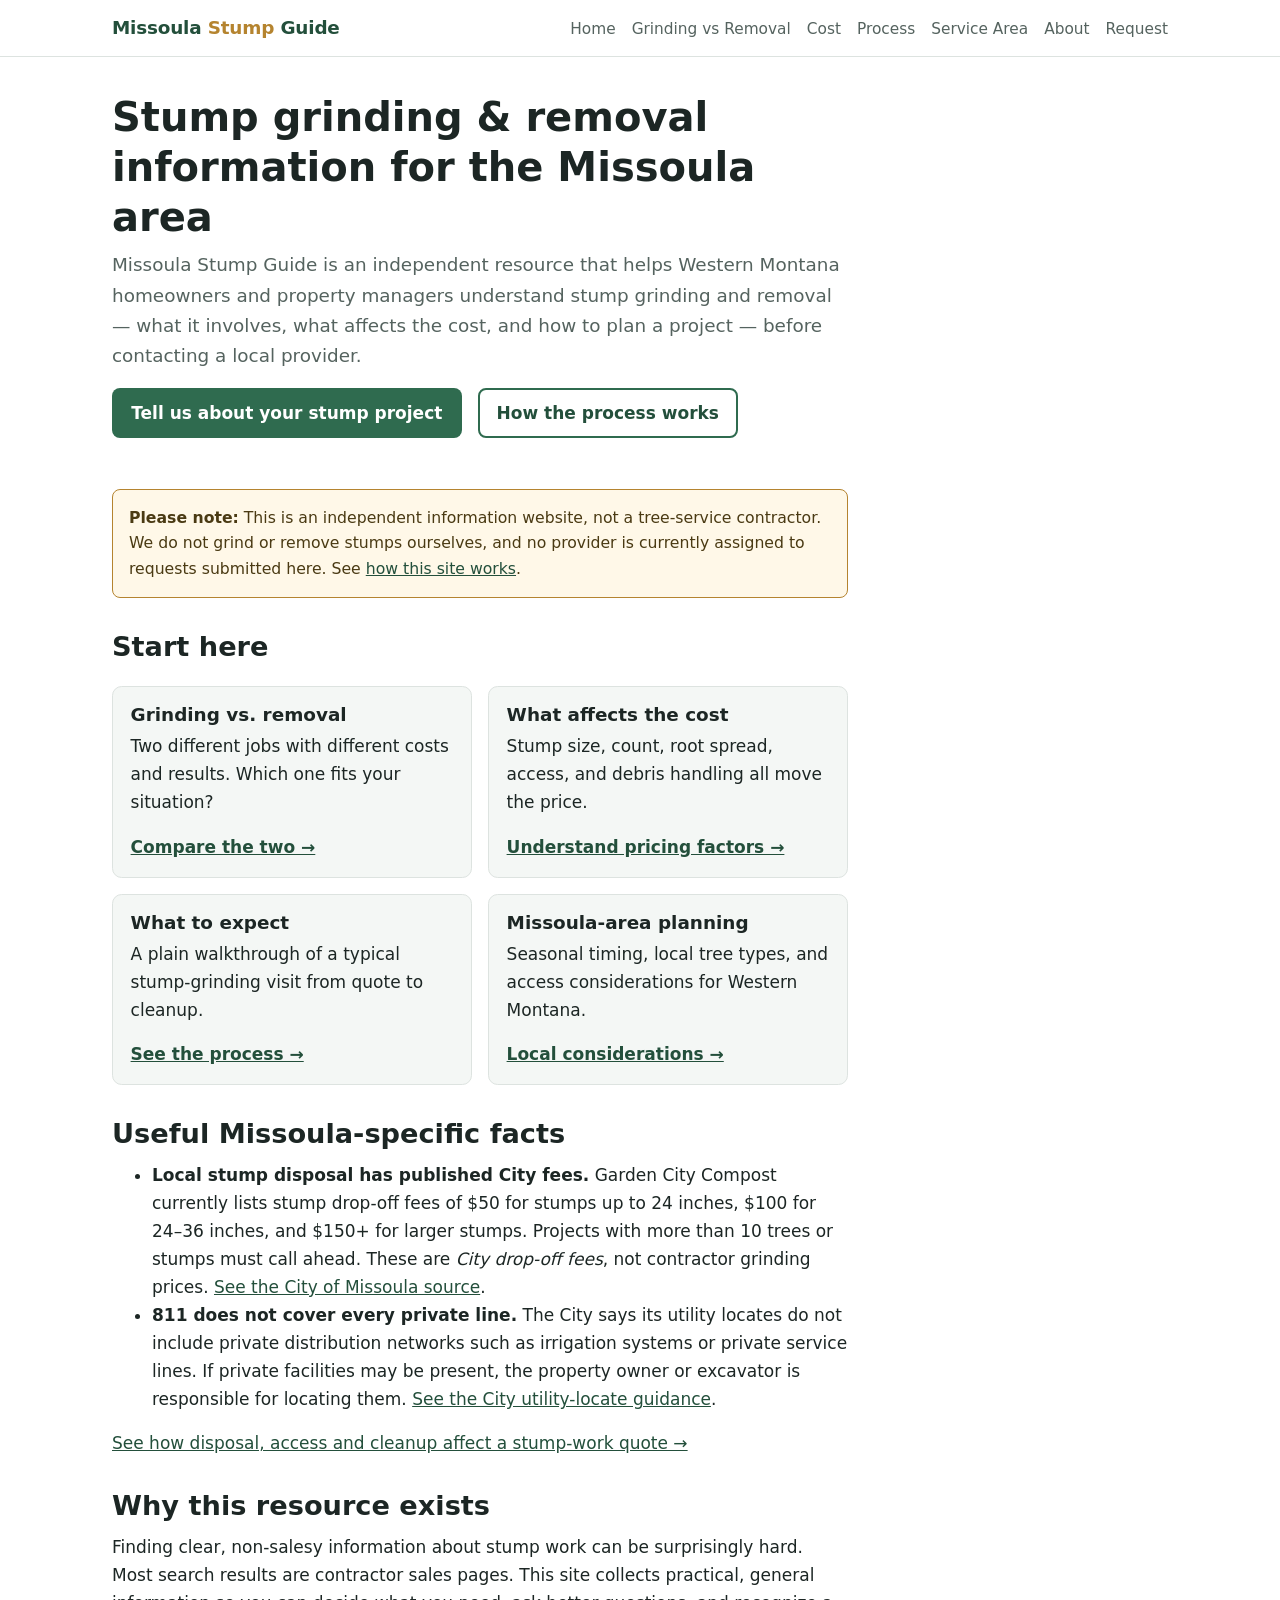
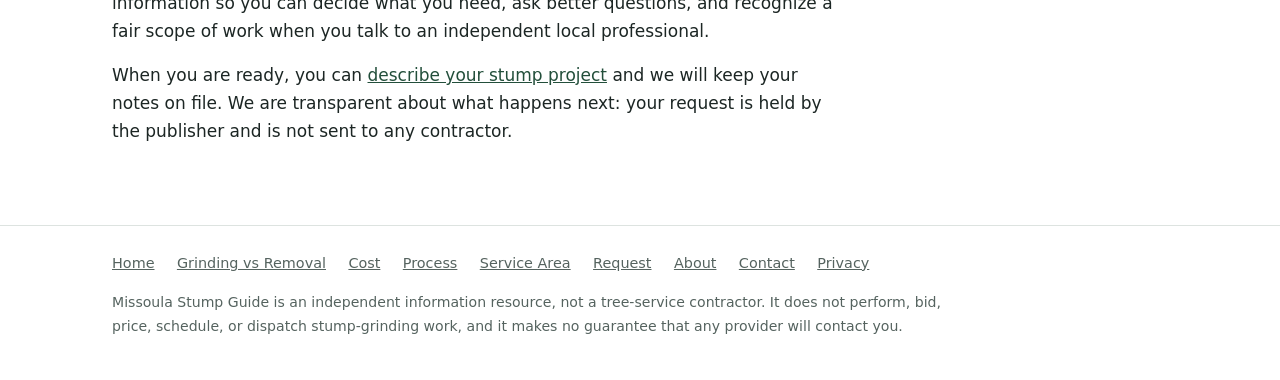
<file: index.html>
<!DOCTYPE html>
<html lang="en">
<head>
<meta charset="utf-8">
<meta name="viewport" content="width=device-width, initial-scale=1">
<title>Missoula Stump Guide — Stump Grinding &amp; Removal Information for the Missoula Area</title>
<meta name="description" content="An independent information resource on stump grinding and stump removal for homeowners and property managers in the Missoula, Montana area. Learn costs, process, and how to plan your project.">
<link rel="canonical" href="https://missoulastumpgrinding.com/">
<meta property="og:title" content="Missoula Stump Guide">
<meta property="og:description" content="Independent stump grinding &amp; removal information for the Missoula, Montana area.">
<meta property="og:type" content="website">
<meta property="og:url" content="https://missoulastumpgrinding.com/">
<meta name="robots" content="index, follow">
<link rel="stylesheet" href="./assets/styles.css">
<script type="application/ld+json">
{
  "@context": "https://schema.org",
  "@graph": [
    {
      "@type": "Organization",
      "@id": "https://missoulastumpgrinding.com/#publisher",
      "name": "Missoula Stump Guide",
      "url": "https://missoulastumpgrinding.com/",
      "description": "Independent information resource about stump grinding and stump removal for the Missoula, Montana area. Not a tree-service contractor."
    },
    {
      "@type": "WebSite",
      "@id": "https://missoulastumpgrinding.com/#website",
      "url": "https://missoulastumpgrinding.com/",
      "name": "Missoula Stump Guide",
      "publisher": { "@id": "https://missoulastumpgrinding.com/#publisher" }
    }
  ]
}
</script>
</head>
<body>
<a class="skip-link" href="#main">Skip to main content</a>
<header class="site">
  <div class="wrap">
    <a class="brand" href="./index.html">Missoula <span>Stump</span> Guide</a>
    <nav class="primary" aria-label="Primary">
      <ul>
        <li><a href="./index.html">Home</a></li>
        <li><a href="./stump-grinding-vs-stump-removal.html">Grinding vs Removal</a></li>
        <li><a href="./stump-grinding-cost.html">Cost</a></li>
        <li><a href="./what-to-expect.html">Process</a></li>
        <li><a href="./missoula-service-area.html">Service Area</a></li>
        <li><a href="./about.html">About</a></li>
        <li><a href="./request.html">Request</a></li>
      </ul>
    </nav>
  </div>
</header>

<main id="main">
  <div class="wrap">
    <section class="hero">
      <h1>Stump grinding &amp; removal information for the Missoula area</h1>
      <p class="lead">Missoula Stump Guide is an independent resource that helps Western Montana homeowners and property managers understand stump grinding and removal — what it involves, what affects the cost, and how to plan a project — before contacting a local provider.</p>
      <p><a class="cta" href="./request.html">Tell us about your stump project</a>
         &nbsp; <a class="cta secondary" href="./what-to-expect.html">How the process works</a></p>
    </section>

    <section>
      <div class="notice">
        <strong>Please note:</strong> This is an independent information website, not a tree-service
        contractor. We do not grind or remove stumps ourselves, and no provider is currently assigned to
        requests submitted here. See <a href="./about.html">how this site works</a>.
      </div>
    </section>

    <section>
      <h2>Start here</h2>
      <div class="cards">
        <div class="card">
          <h3>Grinding vs. removal</h3>
          <p>Two different jobs with different costs and results. Which one fits your situation?</p>
          <a href="./stump-grinding-vs-stump-removal.html">Compare the two &rarr;</a>
        </div>
        <div class="card">
          <h3>What affects the cost</h3>
          <p>Stump size, count, root spread, access, and debris handling all move the price.</p>
          <a href="./stump-grinding-cost.html">Understand pricing factors &rarr;</a>
        </div>
        <div class="card">
          <h3>What to expect</h3>
          <p>A plain walkthrough of a typical stump-grinding visit from quote to cleanup.</p>
          <a href="./what-to-expect.html">See the process &rarr;</a>
        </div>
        <div class="card">
          <h3>Missoula-area planning</h3>
          <p>Seasonal timing, local tree types, and access considerations for Western Montana.</p>
          <a href="./missoula-service-area.html">Local considerations &rarr;</a>
        </div>
      </div>
    </section>

    <section>
      <h2>Useful Missoula-specific facts</h2>
      <ul>
        <li><strong>Local stump disposal has published City fees.</strong> Garden City Compost currently lists stump drop-off fees of $50 for stumps up to 24 inches, $100 for 24–36 inches, and $150+ for larger stumps. Projects with more than 10 trees or stumps must call ahead. These are <em>City drop-off fees</em>, not contractor grinding prices. <a href="https://www.ci.missoula.mt.us/2714/Drop-off-Information">See the City of Missoula source</a>.</li>
        <li><strong>811 does not cover every private line.</strong> The City says its utility locates do not include private distribution networks such as irrigation systems or private service lines. If private facilities may be present, the property owner or excavator is responsible for locating them. <a href="https://www.ci.missoula.mt.us/2620/Utility-Locates">See the City utility-locate guidance</a>.</li>
      </ul>
      <p><a href="./stump-grinding-cost.html">See how disposal, access and cleanup affect a stump-work quote →</a></p>
    </section>

    <section>
      <h2>Why this resource exists</h2>
      <p>Finding clear, non-salesy information about stump work can be surprisingly hard. Most search
      results are contractor sales pages. This site collects practical, general information so you can
      decide what you need, ask better questions, and recognize a fair scope of work when you talk to an
      independent local professional.</p>
      <p>When you are ready, you can <a href="./request.html">describe your stump project</a> and we will
      keep your notes on file. We are transparent about what happens next: your request is held by the
      publisher and is not sent to any contractor.</p>
    </section>
  </div>
</main>

<footer class="site">
  <div class="wrap">
    <a href="./index.html">Home</a>
    <a href="./stump-grinding-vs-stump-removal.html">Grinding vs Removal</a>
    <a href="./stump-grinding-cost.html">Cost</a>
    <a href="./what-to-expect.html">Process</a>
    <a href="./missoula-service-area.html">Service Area</a>
    <a href="./request.html">Request</a>
    <a href="./about.html">About</a>
    <a href="./contact.html">Contact</a>
    <a href="./privacy.html">Privacy</a>
    <p class="disclaim small">Missoula Stump Guide is an independent information resource, not a
      tree-service contractor. It does not perform, bid, price, schedule, or dispatch stump-grinding work,
      and it makes no guarantee that any provider will contact you.</p>
  </div>
</footer>
</body>
</html>
</file>
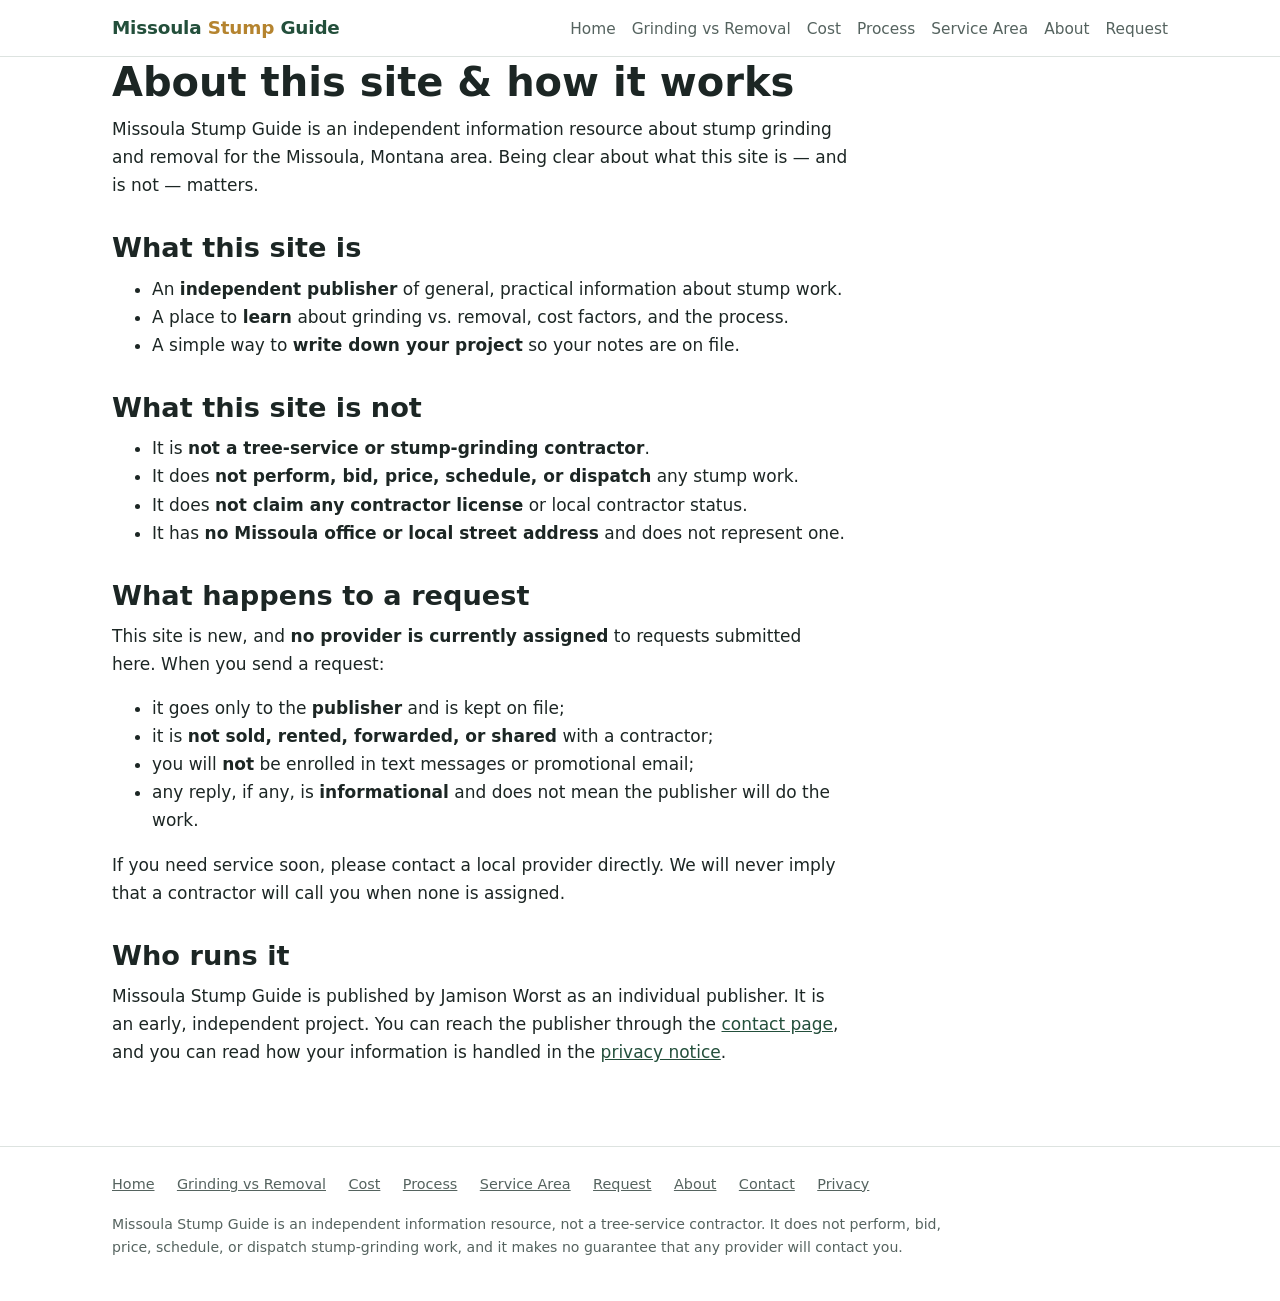
<file: about.html>
<!DOCTYPE html>
<html lang="en">
<head>
<meta charset="utf-8">
<meta name="viewport" content="width=device-width, initial-scale=1">
<title>About &amp; How This Site Works | Missoula Stump Guide</title>
<meta name="description" content="Missoula Stump Guide is an independent information resource, not a tree-service contractor. Here's who runs it, what it does and doesn't do, and how submitted requests are handled.">
<link rel="canonical" href="https://missoulastumpgrinding.com/about.html">
<meta property="og:title" content="About &amp; How This Site Works">
<meta property="og:description" content="Who runs Missoula Stump Guide and how it works.">
<meta property="og:type" content="website">
<meta property="og:url" content="https://missoulastumpgrinding.com/about.html">
<meta name="robots" content="index, follow">
<link rel="stylesheet" href="./assets/styles.css">
</head>
<body>
<a class="skip-link" href="#main">Skip to main content</a>
<header class="site">
  <div class="wrap">
    <a class="brand" href="./index.html">Missoula <span>Stump</span> Guide</a>
    <nav class="primary" aria-label="Primary">
      <ul>
        <li><a href="./index.html">Home</a></li>
        <li><a href="./stump-grinding-vs-stump-removal.html">Grinding vs Removal</a></li>
        <li><a href="./stump-grinding-cost.html">Cost</a></li>
        <li><a href="./what-to-expect.html">Process</a></li>
        <li><a href="./missoula-service-area.html">Service Area</a></li>
        <li><a href="./about.html">About</a></li>
        <li><a href="./request.html">Request</a></li>
      </ul>
    </nav>
  </div>
</header>

<main id="main">
  <div class="wrap">
    <section>
      <h1>About this site &amp; how it works</h1>
      <p class="lead">Missoula Stump Guide is an independent information resource about stump grinding and
      removal for the Missoula, Montana area. Being clear about what this site is — and is not — matters.</p>
    </section>

    <section>
      <h2>What this site is</h2>
      <ul>
        <li>An <strong>independent publisher</strong> of general, practical information about stump work.</li>
        <li>A place to <strong>learn</strong> about grinding vs. removal, cost factors, and the process.</li>
        <li>A simple way to <strong>write down your project</strong> so your notes are on file.</li>
      </ul>

      <h2>What this site is not</h2>
      <ul>
        <li>It is <strong>not a tree-service or stump-grinding contractor</strong>.</li>
        <li>It does <strong>not perform, bid, price, schedule, or dispatch</strong> any stump work.</li>
        <li>It does <strong>not claim any contractor license</strong> or local contractor status.</li>
        <li>It has <strong>no Missoula office or local street address</strong> and does not represent one.</li>
      </ul>
    </section>

    <section>
      <h2>What happens to a request</h2>
      <p>This site is new, and <strong>no provider is currently assigned</strong> to requests submitted
      here. When you send a request:</p>
      <ul>
        <li>it goes only to the <strong>publisher</strong> and is kept on file;</li>
        <li>it is <strong>not sold, rented, forwarded, or shared</strong> with a contractor;</li>
        <li>you will <strong>not</strong> be enrolled in text messages or promotional email;</li>
        <li>any reply, if any, is <strong>informational</strong> and does not mean the publisher will do the work.</li>
      </ul>
      <p>If you need service soon, please contact a local provider directly. We will never imply that a
      contractor will call you when none is assigned.</p>
    </section>

    <section>
      <h2>Who runs it</h2>
      <p>Missoula Stump Guide is published by Jamison Worst as an individual publisher. It is an early,
      independent project. You can reach the publisher through the <a href="./contact.html">contact
      page</a>, and you can read how your information is handled in the <a href="./privacy.html">privacy
      notice</a>.</p>
    </section>
  </div>
</main>

<footer class="site">
  <div class="wrap">
    <a href="./index.html">Home</a>
    <a href="./stump-grinding-vs-stump-removal.html">Grinding vs Removal</a>
    <a href="./stump-grinding-cost.html">Cost</a>
    <a href="./what-to-expect.html">Process</a>
    <a href="./missoula-service-area.html">Service Area</a>
    <a href="./request.html">Request</a>
    <a href="./about.html">About</a>
    <a href="./contact.html">Contact</a>
    <a href="./privacy.html">Privacy</a>
    <p class="disclaim small">Missoula Stump Guide is an independent information resource, not a
      tree-service contractor. It does not perform, bid, price, schedule, or dispatch stump-grinding work,
      and it makes no guarantee that any provider will contact you.</p>
  </div>
</footer>
</body>
</html>
</file>
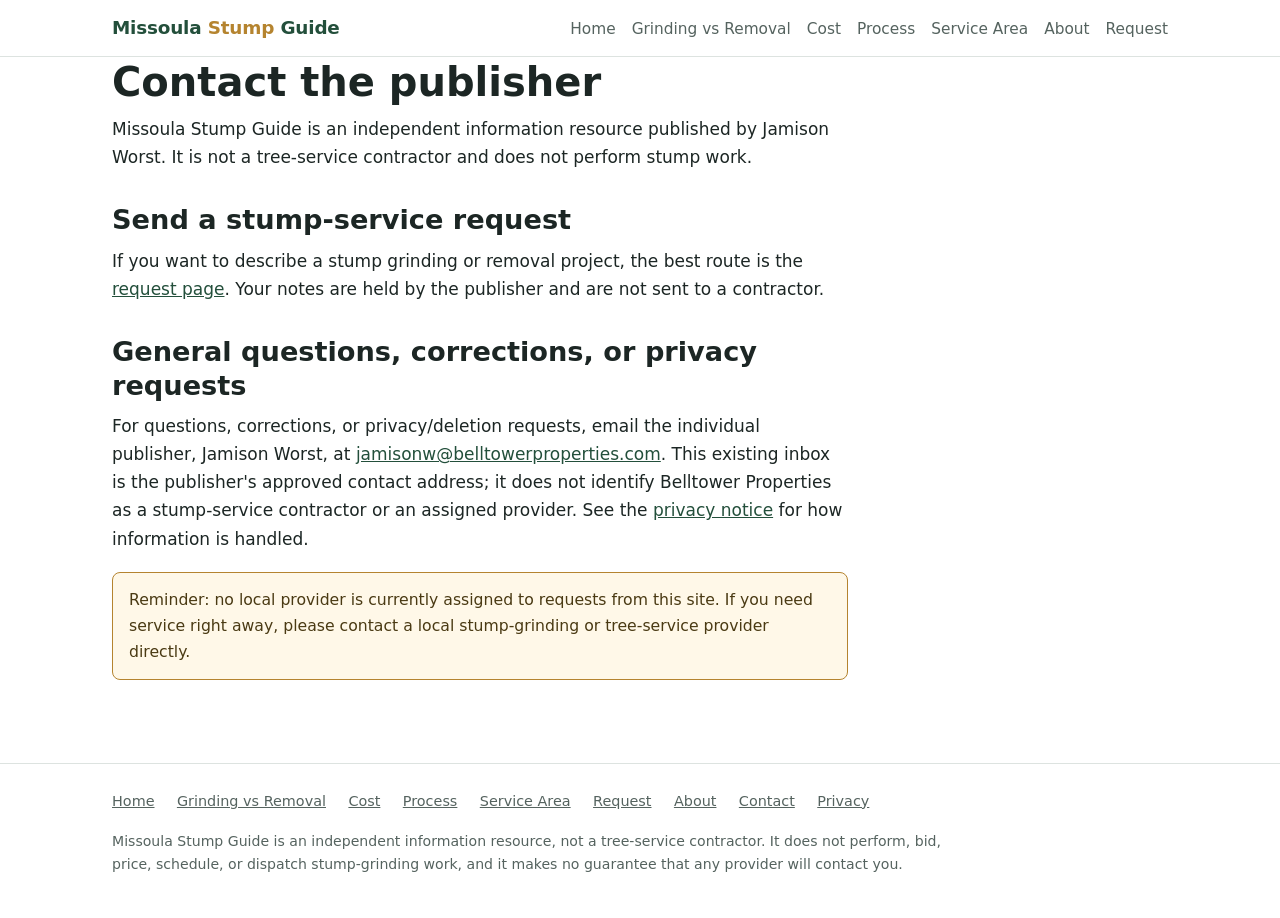
<file: contact.html>
<!DOCTYPE html>
<html lang="en">
<head>
<meta charset="utf-8">
<meta name="viewport" content="width=device-width, initial-scale=1">
<title>Contact the Publisher | Missoula Stump Guide</title>
<meta name="description" content="Contact the publisher of Missoula Stump Guide. This is an independent information resource, not a tree-service contractor.">
<link rel="canonical" href="https://missoulastumpgrinding.com/contact.html">
<meta name="robots" content="index, follow">
<link rel="stylesheet" href="./assets/styles.css">
</head>
<body>
<a class="skip-link" href="#main">Skip to main content</a>
<header class="site">
  <div class="wrap">
    <a class="brand" href="./index.html">Missoula <span>Stump</span> Guide</a>
    <nav class="primary" aria-label="Primary">
      <ul>
        <li><a href="./index.html">Home</a></li>
        <li><a href="./stump-grinding-vs-stump-removal.html">Grinding vs Removal</a></li>
        <li><a href="./stump-grinding-cost.html">Cost</a></li>
        <li><a href="./what-to-expect.html">Process</a></li>
        <li><a href="./missoula-service-area.html">Service Area</a></li>
        <li><a href="./about.html">About</a></li>
        <li><a href="./request.html">Request</a></li>
      </ul>
    </nav>
  </div>
</header>

<main id="main">
  <div class="wrap">
    <section>
      <h1>Contact the publisher</h1>
      <p class="lead">Missoula Stump Guide is an independent information resource published by Jamison
      Worst. It is not a tree-service contractor and does not perform stump work.</p>

      <h2>Send a stump-service request</h2>
      <p>If you want to describe a stump grinding or removal project, the best route is the
      <a href="./request.html">request page</a>. Your notes are held by the publisher and are not sent to a
      contractor.</p>

      <h2>General questions, corrections, or privacy requests</h2>
      <p>For questions, corrections, or privacy/deletion requests, email the individual publisher,
      Jamison Worst, at <a href="mailto:jamisonw@belltowerproperties.com">jamisonw@belltowerproperties.com</a>.
      This existing inbox is the publisher's approved contact address; it does not identify Belltower
      Properties as a stump-service contractor or an assigned provider. See the
      <a href="./privacy.html">privacy notice</a> for how information is handled.</p>

      <div class="notice" role="note">
        Reminder: no local provider is currently assigned to requests from this site. If you need service
        right away, please contact a local stump-grinding or tree-service provider directly.
      </div>
    </section>
  </div>
</main>

<footer class="site">
  <div class="wrap">
    <a href="./index.html">Home</a>
    <a href="./stump-grinding-vs-stump-removal.html">Grinding vs Removal</a>
    <a href="./stump-grinding-cost.html">Cost</a>
    <a href="./what-to-expect.html">Process</a>
    <a href="./missoula-service-area.html">Service Area</a>
    <a href="./request.html">Request</a>
    <a href="./about.html">About</a>
    <a href="./contact.html">Contact</a>
    <a href="./privacy.html">Privacy</a>
    <p class="disclaim small">Missoula Stump Guide is an independent information resource, not a
      tree-service contractor. It does not perform, bid, price, schedule, or dispatch stump-grinding work,
      and it makes no guarantee that any provider will contact you.</p>
  </div>
</footer>
</body>
</html>
</file>
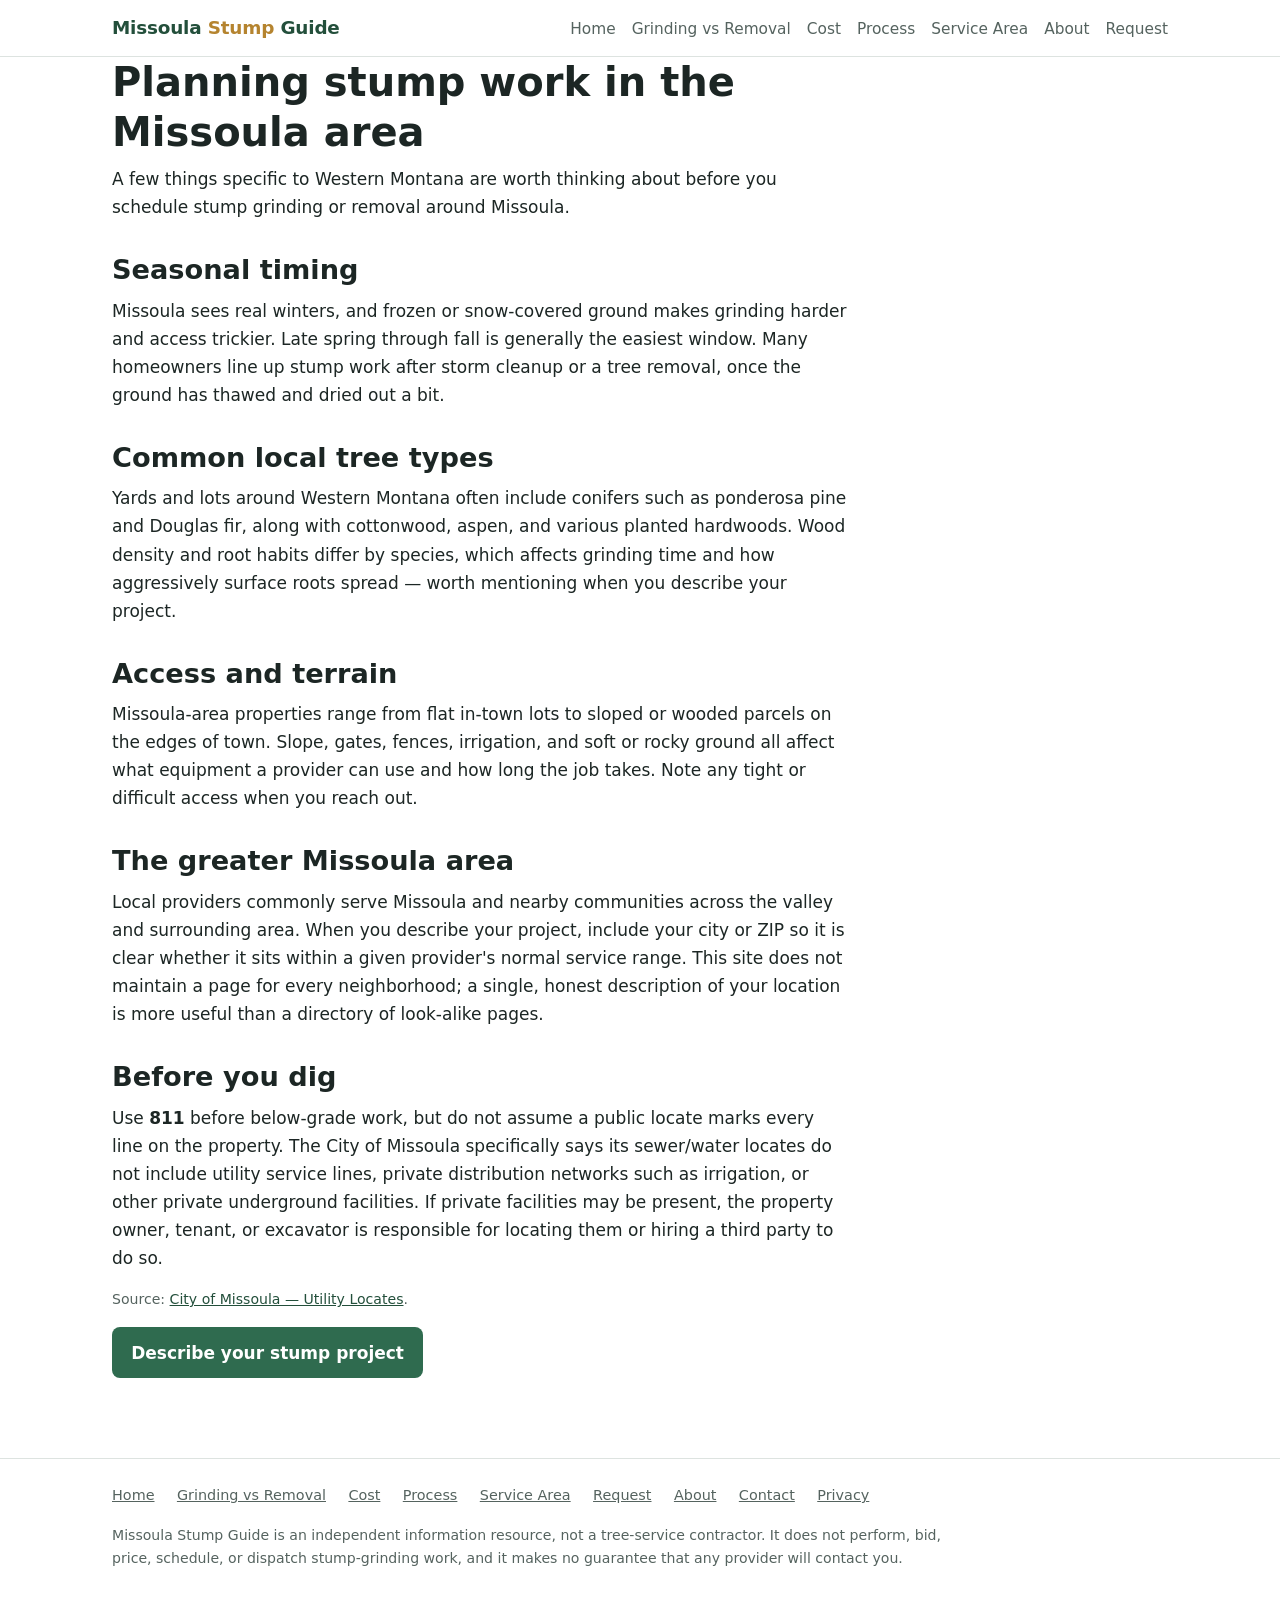
<file: missoula-service-area.html>
<!DOCTYPE html>
<html lang="en">
<head>
<meta charset="utf-8">
<meta name="viewport" content="width=device-width, initial-scale=1">
<title>Stump Grinding in the Missoula Area — Local Planning Notes | Missoula Stump Guide</title>
<meta name="description" content="Planning stump grinding or removal around Missoula, Montana: seasonal timing, common Western Montana tree types, access, and how the greater Missoula area is covered by local providers.">
<link rel="canonical" href="https://missoulastumpgrinding.com/missoula-service-area.html">
<meta property="og:title" content="Stump Grinding in the Missoula Area">
<meta property="og:description" content="Local planning notes for stump work in and around Missoula, Montana.">
<meta property="og:type" content="article">
<meta property="og:url" content="https://missoulastumpgrinding.com/missoula-service-area.html">
<meta name="robots" content="index, follow">
<link rel="stylesheet" href="./assets/styles.css">
</head>
<body>
<a class="skip-link" href="#main">Skip to main content</a>
<header class="site">
  <div class="wrap">
    <a class="brand" href="./index.html">Missoula <span>Stump</span> Guide</a>
    <nav class="primary" aria-label="Primary">
      <ul>
        <li><a href="./index.html">Home</a></li>
        <li><a href="./stump-grinding-vs-stump-removal.html">Grinding vs Removal</a></li>
        <li><a href="./stump-grinding-cost.html">Cost</a></li>
        <li><a href="./what-to-expect.html">Process</a></li>
        <li><a href="./missoula-service-area.html">Service Area</a></li>
        <li><a href="./about.html">About</a></li>
        <li><a href="./request.html">Request</a></li>
      </ul>
    </nav>
  </div>
</header>

<main id="main">
  <div class="wrap">
    <section>
      <h1>Planning stump work in the Missoula area</h1>
      <p class="lead">A few things specific to Western Montana are worth thinking about before you schedule
      stump grinding or removal around Missoula.</p>
    </section>

    <section>
      <h2>Seasonal timing</h2>
      <p>Missoula sees real winters, and frozen or snow-covered ground makes grinding harder and access
      trickier. Late spring through fall is generally the easiest window. Many homeowners line up stump
      work after storm cleanup or a tree removal, once the ground has thawed and dried out a bit.</p>
    </section>

    <section>
      <h2>Common local tree types</h2>
      <p>Yards and lots around Western Montana often include conifers such as ponderosa pine and Douglas
      fir, along with cottonwood, aspen, and various planted hardwoods. Wood density and root habits differ
      by species, which affects grinding time and how aggressively surface roots spread — worth mentioning
      when you describe your project.</p>
    </section>

    <section>
      <h2>Access and terrain</h2>
      <p>Missoula-area properties range from flat in-town lots to sloped or wooded parcels on the edges of
      town. Slope, gates, fences, irrigation, and soft or rocky ground all affect what equipment a provider
      can use and how long the job takes. Note any tight or difficult access when you reach out.</p>
    </section>

    <section>
      <h2>The greater Missoula area</h2>
      <p>Local providers commonly serve Missoula and nearby communities across the valley and surrounding
      area. When you describe your project, include your city or ZIP so it is clear whether it sits within a
      given provider's normal service range. This site does not maintain a page for every neighborhood; a
      single, honest description of your location is more useful than a directory of look-alike pages.</p>
    </section>

    <section>
      <h2>Before you dig</h2>
      <p>Use <strong>811</strong> before below-grade work, but do not assume a public locate marks every line on
      the property. The City of Missoula specifically says its sewer/water locates do not include utility
      service lines, private distribution networks such as irrigation, or other private underground facilities.
      If private facilities may be present, the property owner, tenant, or excavator is responsible for locating
      them or hiring a third party to do so.</p>
      <p class="small">Source: <a href="https://www.ci.missoula.mt.us/2620/Utility-Locates">City of Missoula — Utility Locates</a>.</p>
      <p><a class="cta" href="./request.html">Describe your stump project</a></p>
    </section>
  </div>
</main>

<footer class="site">
  <div class="wrap">
    <a href="./index.html">Home</a>
    <a href="./stump-grinding-vs-stump-removal.html">Grinding vs Removal</a>
    <a href="./stump-grinding-cost.html">Cost</a>
    <a href="./what-to-expect.html">Process</a>
    <a href="./missoula-service-area.html">Service Area</a>
    <a href="./request.html">Request</a>
    <a href="./about.html">About</a>
    <a href="./contact.html">Contact</a>
    <a href="./privacy.html">Privacy</a>
    <p class="disclaim small">Missoula Stump Guide is an independent information resource, not a
      tree-service contractor. It does not perform, bid, price, schedule, or dispatch stump-grinding work,
      and it makes no guarantee that any provider will contact you.</p>
  </div>
</footer>
</body>
</html>
</file>
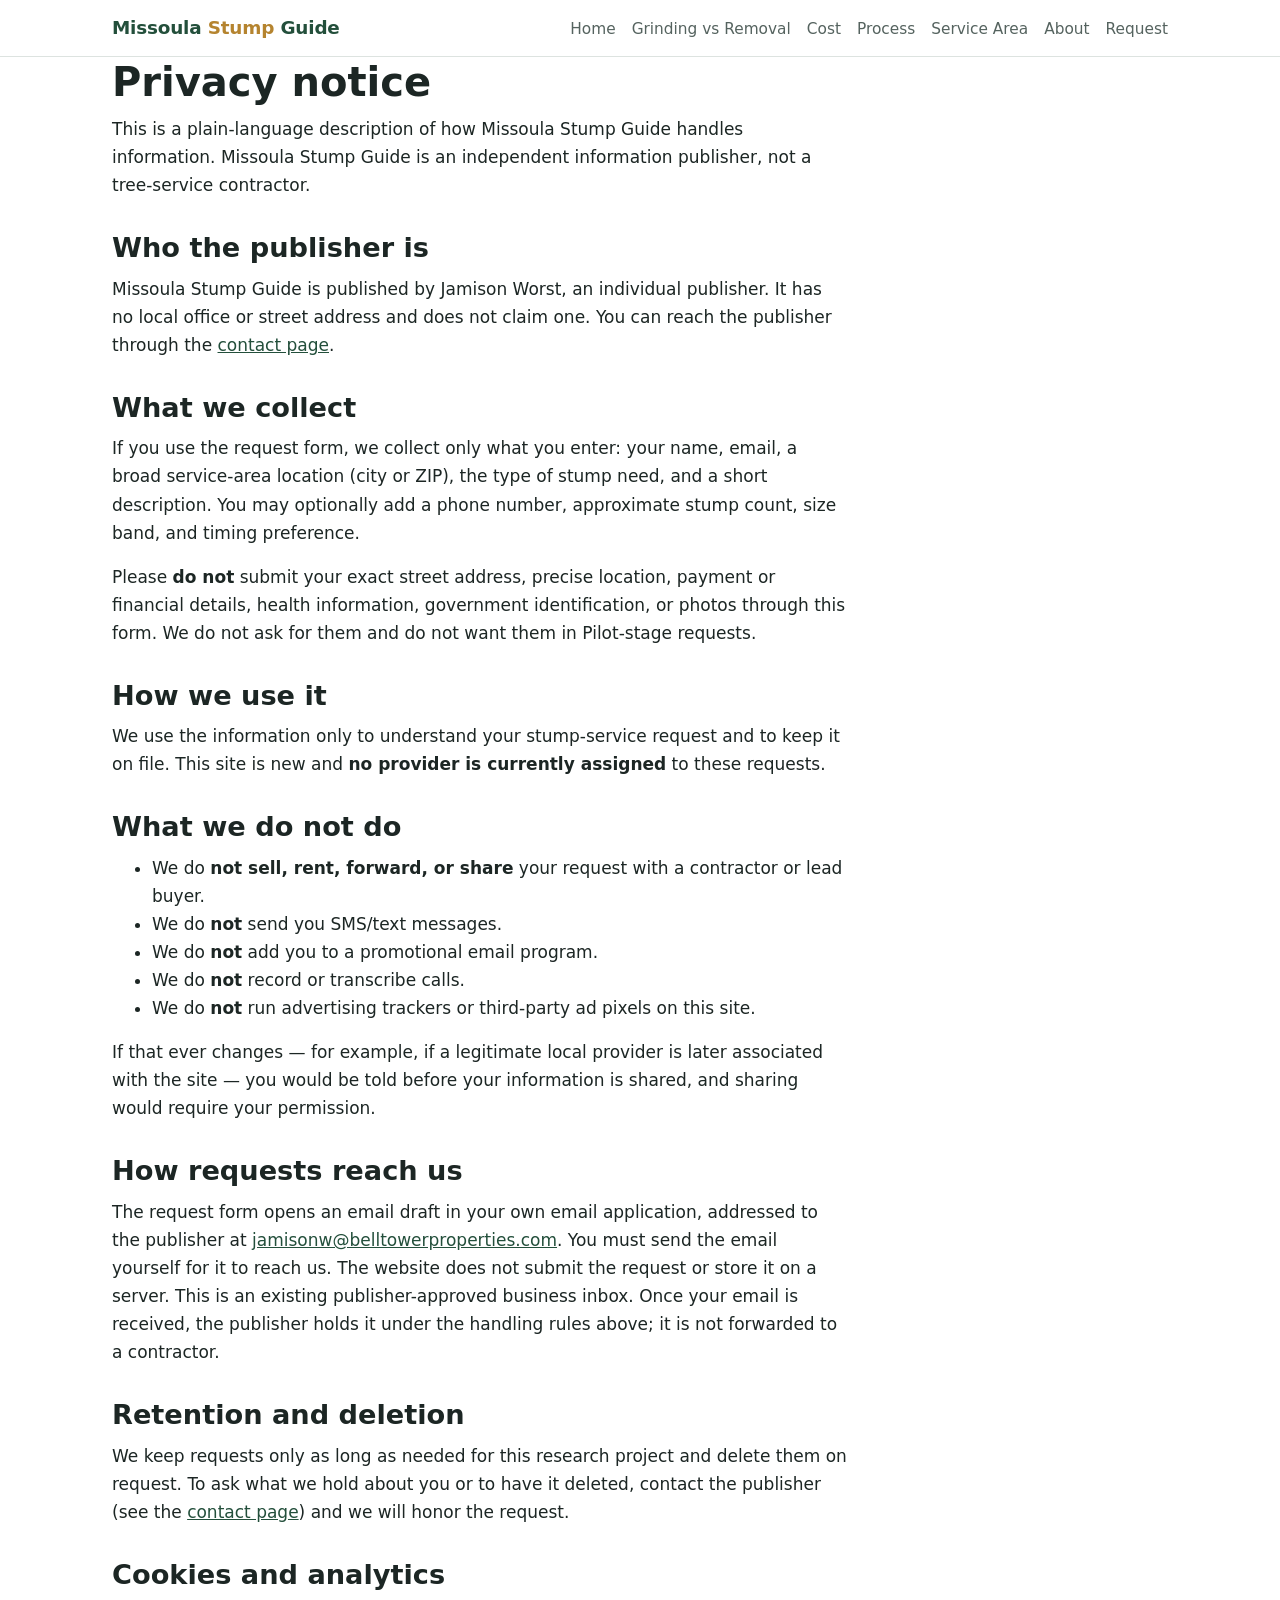
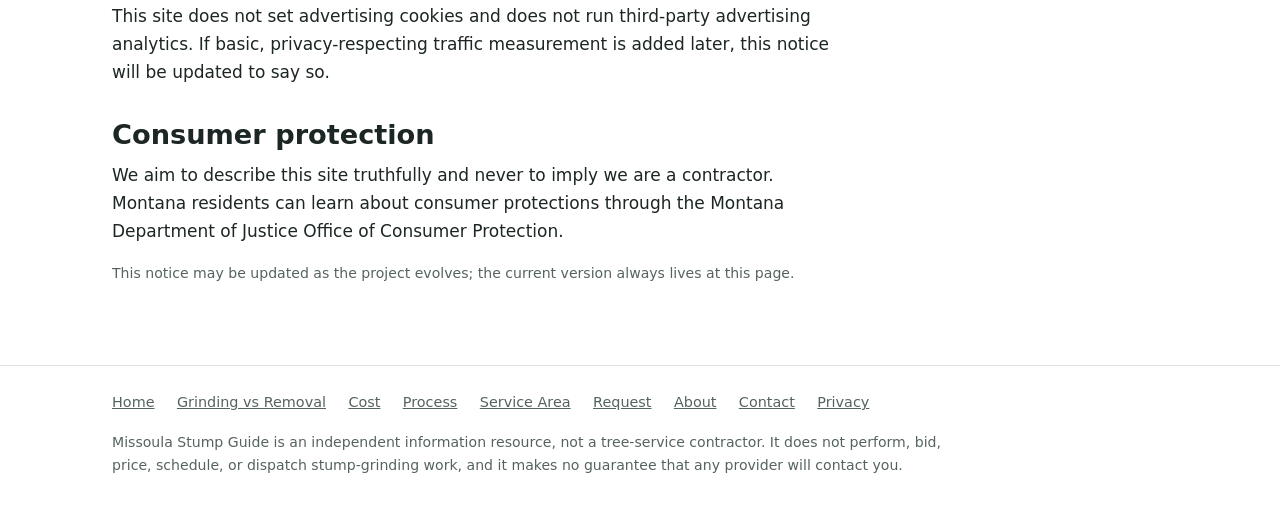
<file: privacy.html>
<!DOCTYPE html>
<html lang="en">
<head>
<meta charset="utf-8">
<meta name="viewport" content="width=device-width, initial-scale=1">
<title>Privacy Notice | Missoula Stump Guide</title>
<meta name="description" content="How Missoula Stump Guide handles the information you submit: what is collected, how it is used and held, what is never done with it, and how to request deletion.">
<link rel="canonical" href="https://missoulastumpgrinding.com/privacy.html">
<meta name="robots" content="index, follow">
<link rel="stylesheet" href="./assets/styles.css">
</head>
<body>
<a class="skip-link" href="#main">Skip to main content</a>
<header class="site">
  <div class="wrap">
    <a class="brand" href="./index.html">Missoula <span>Stump</span> Guide</a>
    <nav class="primary" aria-label="Primary">
      <ul>
        <li><a href="./index.html">Home</a></li>
        <li><a href="./stump-grinding-vs-stump-removal.html">Grinding vs Removal</a></li>
        <li><a href="./stump-grinding-cost.html">Cost</a></li>
        <li><a href="./what-to-expect.html">Process</a></li>
        <li><a href="./missoula-service-area.html">Service Area</a></li>
        <li><a href="./about.html">About</a></li>
        <li><a href="./request.html">Request</a></li>
      </ul>
    </nav>
  </div>
</header>

<main id="main">
  <div class="wrap">
    <section>
      <h1>Privacy notice</h1>
      <p class="lead">This is a plain-language description of how Missoula Stump Guide handles information.
      Missoula Stump Guide is an independent information publisher, not a tree-service contractor.</p>

      <h2>Who the publisher is</h2>
      <p>Missoula Stump Guide is published by Jamison Worst, an individual publisher. It has no local office
      or street address and does not claim one. You can reach the publisher through the
      <a href="./contact.html">contact page</a>.</p>

      <h2>What we collect</h2>
      <p>If you use the request form, we collect only what you enter: your name, email, a broad service-area
      location (city or ZIP), the type of stump need, and a short description. You may optionally add a
      phone number, approximate stump count, size band, and timing preference.</p>
      <p>Please <strong>do not</strong> submit your exact street address, precise location, payment or
      financial details, health information, government identification, or photos through this form. We do
      not ask for them and do not want them in Pilot-stage requests.</p>

      <h2>How we use it</h2>
      <p>We use the information only to understand your stump-service request and to keep it on file. This
      site is new and <strong>no provider is currently assigned</strong> to these requests.</p>

      <h2>What we do not do</h2>
      <ul>
        <li>We do <strong>not sell, rent, forward, or share</strong> your request with a contractor or lead buyer.</li>
        <li>We do <strong>not</strong> send you SMS/text messages.</li>
        <li>We do <strong>not</strong> add you to a promotional email program.</li>
        <li>We do <strong>not</strong> record or transcribe calls.</li>
        <li>We do <strong>not</strong> run advertising trackers or third-party ad pixels on this site.</li>
      </ul>
      <p>If that ever changes — for example, if a legitimate local provider is later associated with the
      site — you would be told before your information is shared, and sharing would require your permission.</p>

      <h2>How requests reach us</h2>
      <p>The request form opens an email draft in your own email application, addressed to the publisher
      at <a href="mailto:jamisonw@belltowerproperties.com">jamisonw@belltowerproperties.com</a>. You must send
      the email yourself for it to reach us. The website does not submit the request or store it on a server.
      This is an existing publisher-approved business inbox. Once your email is received, the publisher
      holds it under the handling rules above; it is not forwarded to a contractor.</p>

      <h2>Retention and deletion</h2>
      <p>We keep requests only as long as needed for this research project and delete them on request. To
      ask what we hold about you or to have it deleted, contact the publisher (see the
      <a href="./contact.html">contact page</a>) and we will honor the request.</p>

      <h2>Cookies and analytics</h2>
      <p>This site does not set advertising cookies and does not run third-party advertising analytics. If
      basic, privacy-respecting traffic measurement is added later, this notice will be updated to say so.</p>

      <h2>Consumer protection</h2>
      <p>We aim to describe this site truthfully and never to imply we are a contractor. Montana residents
      can learn about consumer protections through the Montana Department of Justice Office of Consumer
      Protection.</p>

      <p class="small">This notice may be updated as the project evolves; the current version always lives
      at this page.</p>
    </section>
  </div>
</main>

<footer class="site">
  <div class="wrap">
    <a href="./index.html">Home</a>
    <a href="./stump-grinding-vs-stump-removal.html">Grinding vs Removal</a>
    <a href="./stump-grinding-cost.html">Cost</a>
    <a href="./what-to-expect.html">Process</a>
    <a href="./missoula-service-area.html">Service Area</a>
    <a href="./request.html">Request</a>
    <a href="./about.html">About</a>
    <a href="./contact.html">Contact</a>
    <a href="./privacy.html">Privacy</a>
    <p class="disclaim small">Missoula Stump Guide is an independent information resource, not a
      tree-service contractor. It does not perform, bid, price, schedule, or dispatch stump-grinding work,
      and it makes no guarantee that any provider will contact you.</p>
  </div>
</footer>
</body>
</html>
</file>
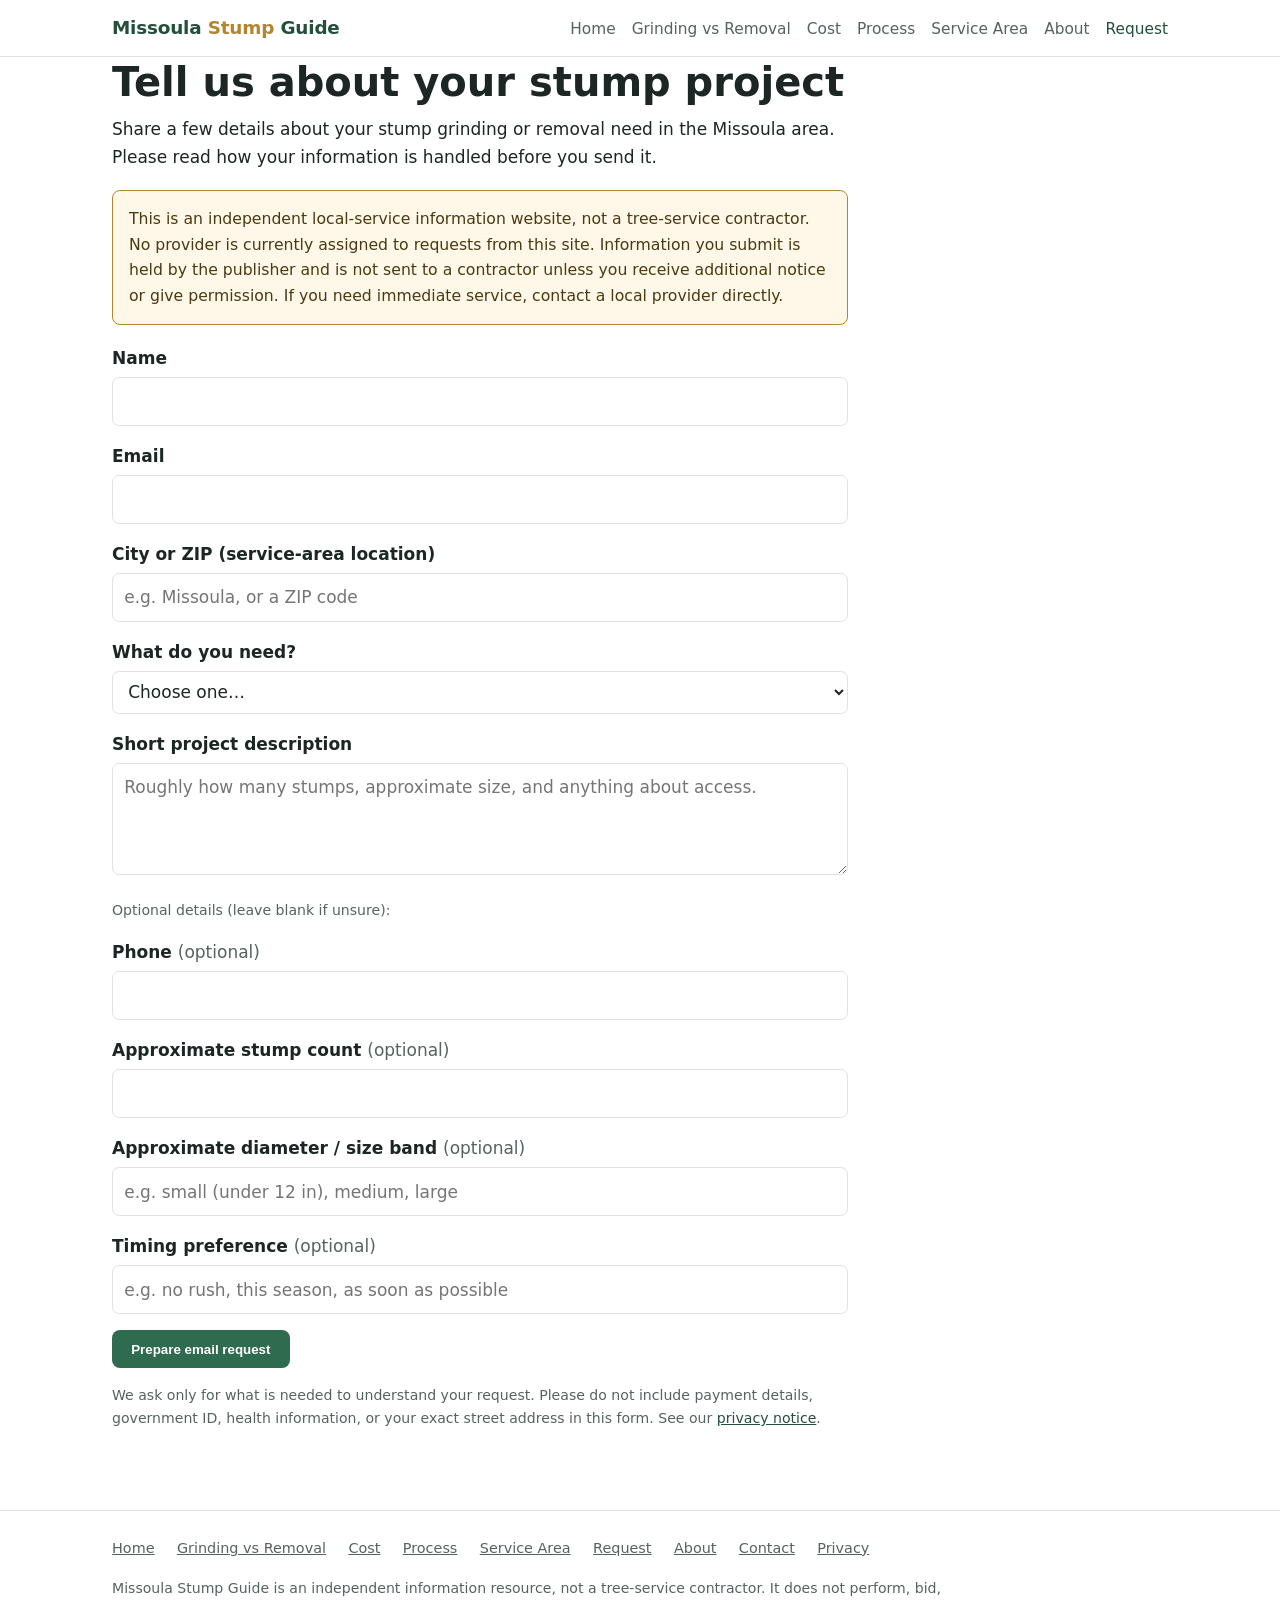
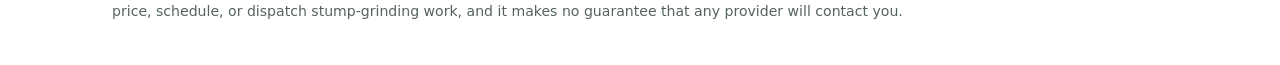
<file: request.html>
<!DOCTYPE html>
<html lang="en">
<head>
<meta charset="utf-8">
<meta name="viewport" content="width=device-width, initial-scale=1">
<title>Request Stump-Service Information | Missoula Stump Guide</title>
<meta name="description" content="Tell us about your stump grinding or removal project in the Missoula area. Your request is held by the publisher and is not sent to a contractor.">
<link rel="canonical" href="https://missoulastumpgrinding.com/request.html">
<meta property="og:title" content="Request Stump-Service Information">
<meta property="og:description" content="Describe your Missoula-area stump project. Held by the publisher; not sent to a contractor.">
<meta property="og:type" content="website">
<meta property="og:url" content="https://missoulastumpgrinding.com/request.html">
<meta name="robots" content="index, follow">
<link rel="stylesheet" href="./assets/styles.css">
</head>
<body>
<a class="skip-link" href="#main">Skip to main content</a>
<header class="site">
  <div class="wrap">
    <a class="brand" href="./index.html">Missoula <span>Stump</span> Guide</a>
    <nav class="primary" aria-label="Primary">
      <ul>
        <li><a href="./index.html">Home</a></li>
        <li><a href="./stump-grinding-vs-stump-removal.html">Grinding vs Removal</a></li>
        <li><a href="./stump-grinding-cost.html">Cost</a></li>
        <li><a href="./what-to-expect.html">Process</a></li>
        <li><a href="./missoula-service-area.html">Service Area</a></li>
        <li><a href="./about.html">About</a></li>
        <li><a href="./request.html">Request</a></li>
      </ul>
    </nav>
  </div>
</header>

<main id="main">
  <div class="wrap">
    <section>
      <h1>Tell us about your stump project</h1>
      <p class="lead">Share a few details about your stump grinding or removal need in the Missoula area.
      Please read how your information is handled before you send it.</p>

      <div class="notice" role="note">
        This is an independent local-service information website, not a tree-service contractor. No
        provider is currently assigned to requests from this site. Information you submit is held by the
        publisher and is not sent to a contractor unless you receive additional notice or give permission.
        If you need immediate service, contact a local provider directly.
      </div>

      <div id="form-status" class="form-status" tabindex="-1" role="status" aria-live="polite"></div>

      <form id="inquiry-form" novalidate>
        <div class="field">
          <label for="name">Name</label>
          <input id="name" name="name" type="text" autocomplete="name" required>
        </div>
        <div class="field">
          <label for="email">Email</label>
          <input id="email" name="email" type="email" autocomplete="email" required>
        </div>
        <div class="field">
          <label for="location">City or ZIP (service-area location)</label>
          <input id="location" name="location" type="text" inputmode="text" required
                 placeholder="e.g. Missoula, or a ZIP code">
        </div>
        <div class="field">
          <label for="need">What do you need?</label>
          <select id="need" name="need" required>
            <option value="" selected disabled>Choose one…</option>
            <option>Stump grinding</option>
            <option>Stump removal</option>
            <option>Not sure / other stump need</option>
          </select>
        </div>
        <div class="field">
          <label for="description">Short project description</label>
          <textarea id="description" name="description" required
            placeholder="Roughly how many stumps, approximate size, and anything about access."></textarea>
        </div>

        <p class="small">Optional details (leave blank if unsure):</p>
        <div class="field">
          <label for="phone">Phone <span class="opt">(optional)</span></label>
          <input id="phone" name="phone" type="tel" autocomplete="tel">
        </div>
        <div class="field">
          <label for="count">Approximate stump count <span class="opt">(optional)</span></label>
          <input id="count" name="count" type="text" inputmode="numeric">
        </div>
        <div class="field">
          <label for="size">Approximate diameter / size band <span class="opt">(optional)</span></label>
          <input id="size" name="size" type="text" placeholder="e.g. small (under 12 in), medium, large">
        </div>
        <div class="field">
          <label for="timing">Timing preference <span class="opt">(optional)</span></label>
          <input id="timing" name="timing" type="text" placeholder="e.g. no rush, this season, as soon as possible">
        </div>

        <p><button type="submit" class="cta">Prepare email request</button></p>
        <p class="small">We ask only for what is needed to understand your request. Please do not include
        payment details, government ID, health information, or your exact street address in this form. See
        our <a href="./privacy.html">privacy notice</a>.</p>
      </form>
    </section>
  </div>
</main>

<footer class="site">
  <div class="wrap">
    <a href="./index.html">Home</a>
    <a href="./stump-grinding-vs-stump-removal.html">Grinding vs Removal</a>
    <a href="./stump-grinding-cost.html">Cost</a>
    <a href="./what-to-expect.html">Process</a>
    <a href="./missoula-service-area.html">Service Area</a>
    <a href="./request.html">Request</a>
    <a href="./about.html">About</a>
    <a href="./contact.html">Contact</a>
    <a href="./privacy.html">Privacy</a>
    <p class="disclaim small">Missoula Stump Guide is an independent information resource, not a
      tree-service contractor. It does not perform, bid, price, schedule, or dispatch stump-grinding work,
      and it makes no guarantee that any provider will contact you.</p>
  </div>
</footer>
<script src="./assets/config.js"></script>
<script src="./assets/site.js"></script>
</body>
</html>
</file>
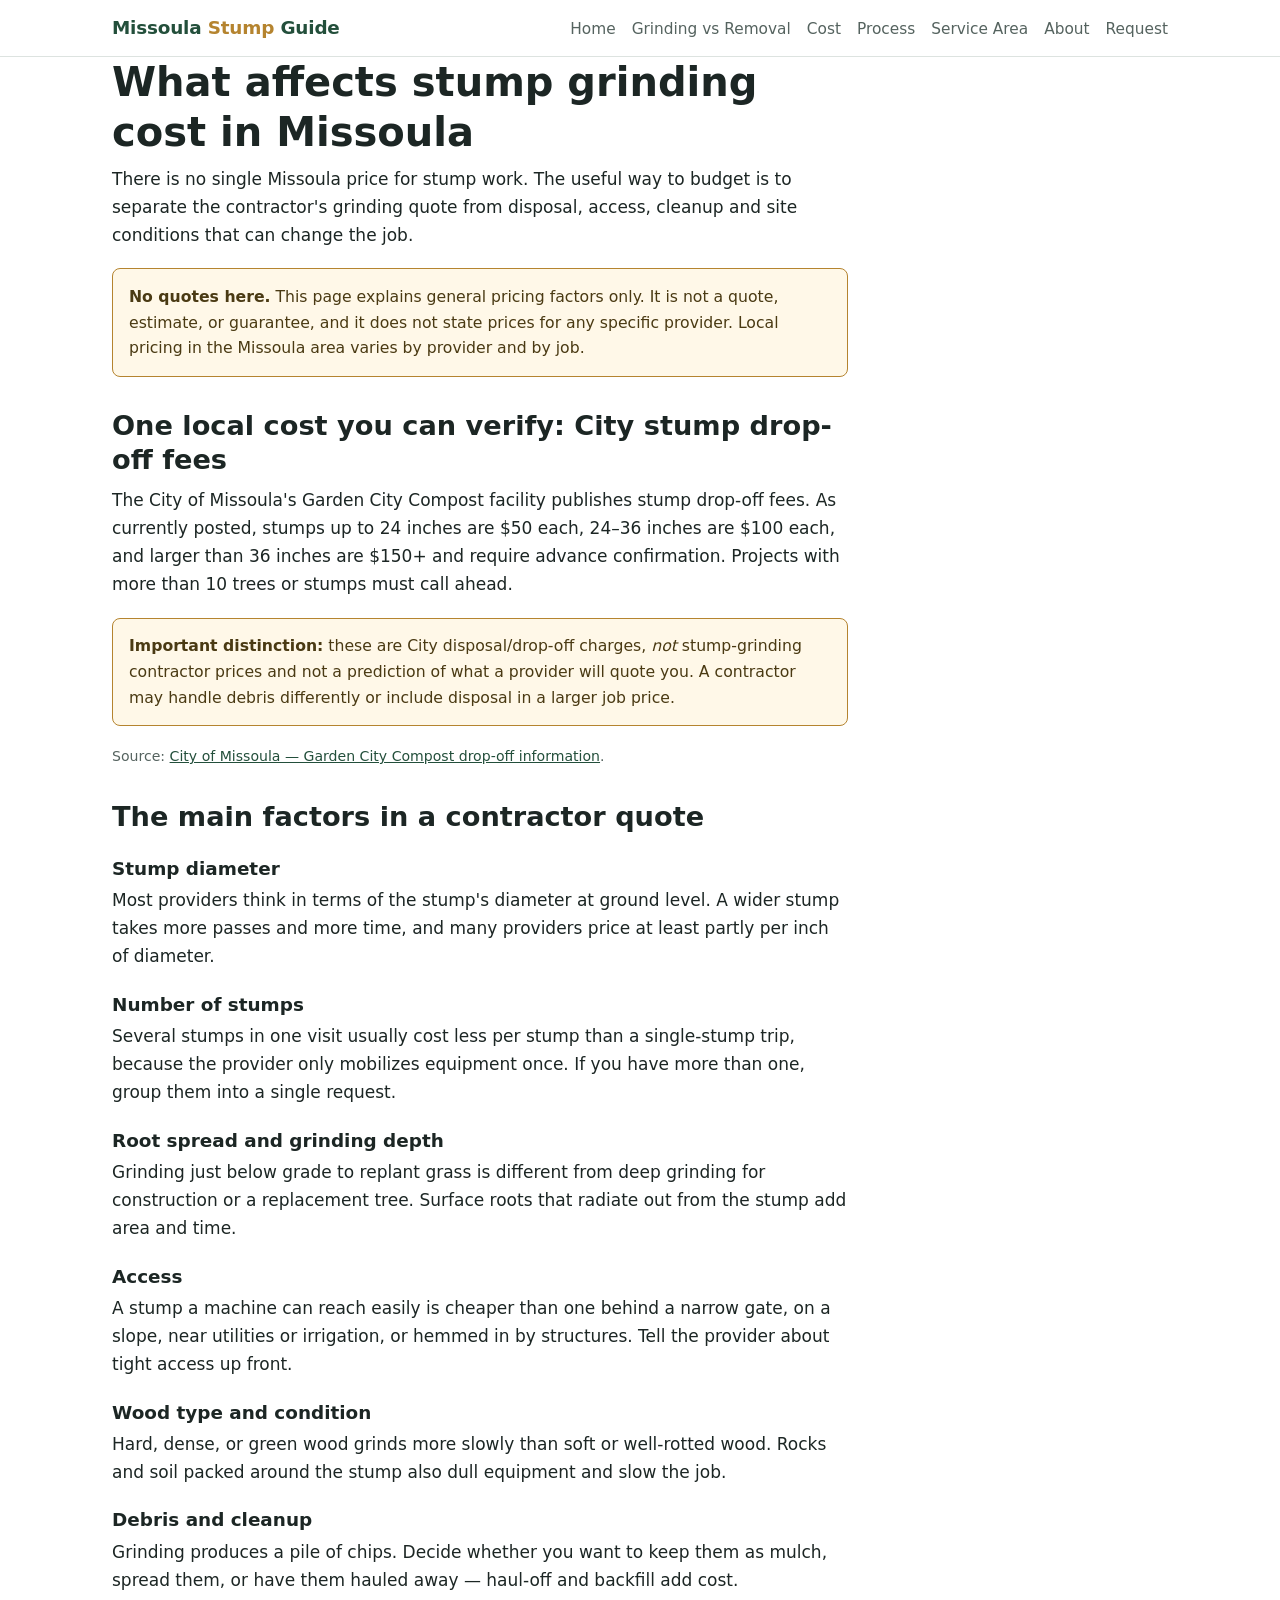
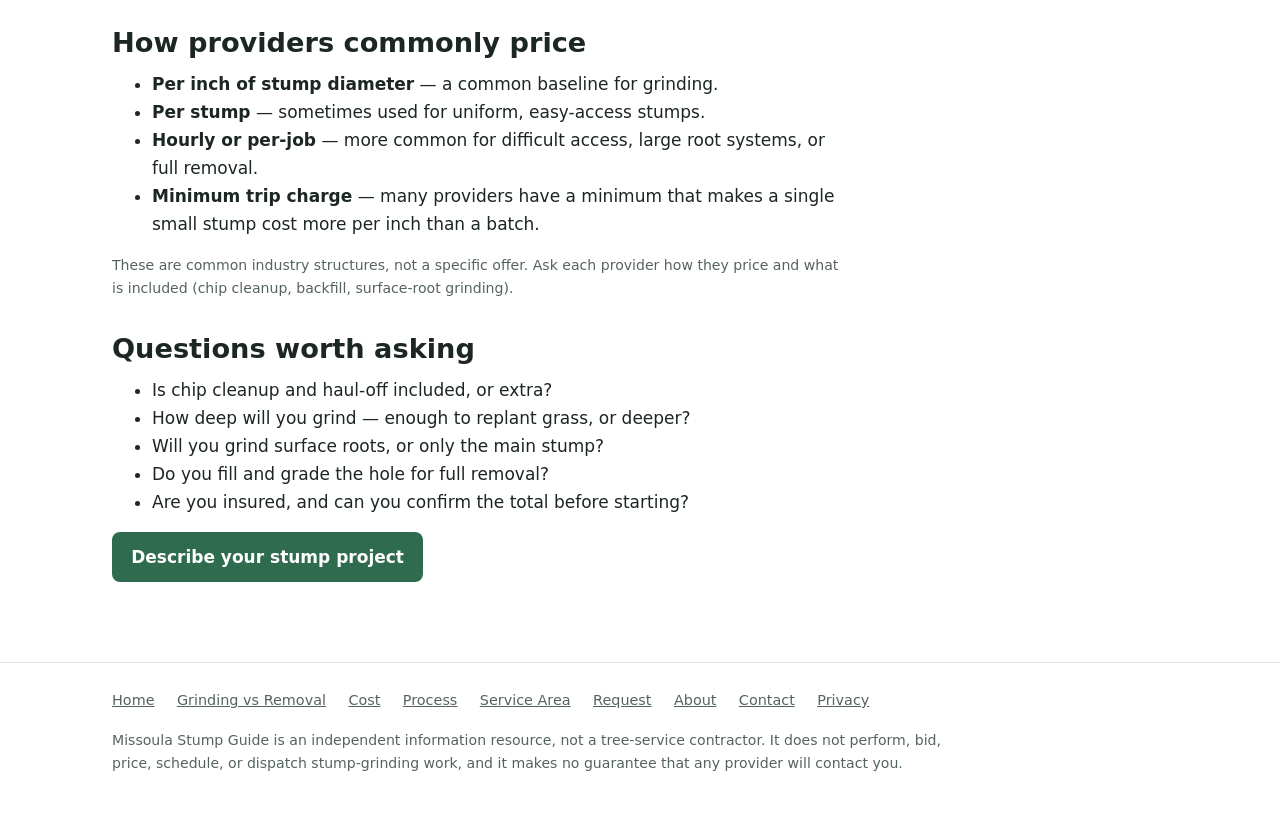
<file: stump-grinding-cost.html>
<!DOCTYPE html>
<html lang="en">
<head>
<meta charset="utf-8">
<meta name="viewport" content="width=device-width, initial-scale=1">
<title>Stump Grinding Cost in Missoula — Local Disposal Fees &amp; Pricing Factors | Missoula Stump Guide</title>
<meta name="description" content="Understand stump grinding cost in Missoula: the factors contractors price, plus current City of Missoula stump-disposal fees and cleanup considerations.">
<link rel="canonical" href="https://missoulastumpgrinding.com/stump-grinding-cost.html">
<meta property="og:title" content="Stump Grinding Cost in Missoula — Local Disposal Fees &amp; Pricing Factors">
<meta property="og:description" content="The factors that drive stump grinding and removal pricing.">
<meta property="og:type" content="article">
<meta property="og:url" content="https://missoulastumpgrinding.com/stump-grinding-cost.html">
<meta name="robots" content="index, follow">
<link rel="stylesheet" href="./assets/styles.css">
</head>
<body>
<a class="skip-link" href="#main">Skip to main content</a>
<header class="site">
  <div class="wrap">
    <a class="brand" href="./index.html">Missoula <span>Stump</span> Guide</a>
    <nav class="primary" aria-label="Primary">
      <ul>
        <li><a href="./index.html">Home</a></li>
        <li><a href="./stump-grinding-vs-stump-removal.html">Grinding vs Removal</a></li>
        <li><a href="./stump-grinding-cost.html">Cost</a></li>
        <li><a href="./what-to-expect.html">Process</a></li>
        <li><a href="./missoula-service-area.html">Service Area</a></li>
        <li><a href="./about.html">About</a></li>
        <li><a href="./request.html">Request</a></li>
      </ul>
    </nav>
  </div>
</header>

<main id="main">
  <div class="wrap">
    <section>
      <h1>What affects stump grinding cost in Missoula</h1>
      <p class="lead">There is no single Missoula price for stump work. The useful way to budget is to separate
      the contractor's grinding quote from disposal, access, cleanup and site conditions that can change the job.</p>
      <div class="notice">
        <strong>No quotes here.</strong> This page explains general pricing factors only. It is not a
        quote, estimate, or guarantee, and it does not state prices for any specific provider. Local
        pricing in the Missoula area varies by provider and by job.
      </div>
    </section>

    <section>
      <h2>One local cost you can verify: City stump drop-off fees</h2>
      <p>The City of Missoula's Garden City Compost facility publishes stump drop-off fees. As currently posted,
      stumps up to 24 inches are $50 each, 24–36 inches are $100 each, and larger than 36 inches are $150+ and
      require advance confirmation. Projects with more than 10 trees or stumps must call ahead.</p>
      <div class="notice">
        <strong>Important distinction:</strong> these are City disposal/drop-off charges, <em>not</em> stump-grinding
        contractor prices and not a prediction of what a provider will quote you. A contractor may handle debris
        differently or include disposal in a larger job price.
      </div>
      <p class="small">Source: <a href="https://www.ci.missoula.mt.us/2714/Drop-off-Information">City of Missoula — Garden City Compost drop-off information</a>.</p>
    </section>

    <section>
      <h2>The main factors in a contractor quote</h2>
      <h3>Stump diameter</h3>
      <p>Most providers think in terms of the stump's diameter at ground level. A wider stump takes more
      passes and more time, and many providers price at least partly per inch of diameter.</p>

      <h3>Number of stumps</h3>
      <p>Several stumps in one visit usually cost less per stump than a single-stump trip, because the
      provider only mobilizes equipment once. If you have more than one, group them into a single request.</p>

      <h3>Root spread and grinding depth</h3>
      <p>Grinding just below grade to replant grass is different from deep grinding for construction or a
      replacement tree. Surface roots that radiate out from the stump add area and time.</p>

      <h3>Access</h3>
      <p>A stump a machine can reach easily is cheaper than one behind a narrow gate, on a slope, near
      utilities or irrigation, or hemmed in by structures. Tell the provider about tight access up front.</p>

      <h3>Wood type and condition</h3>
      <p>Hard, dense, or green wood grinds more slowly than soft or well-rotted wood. Rocks and soil
      packed around the stump also dull equipment and slow the job.</p>

      <h3>Debris and cleanup</h3>
      <p>Grinding produces a pile of chips. Decide whether you want to keep them as mulch, spread them, or
      have them hauled away — haul-off and backfill add cost.</p>
    </section>

    <section>
      <h2>How providers commonly price</h2>
      <ul>
        <li><strong>Per inch of stump diameter</strong> — a common baseline for grinding.</li>
        <li><strong>Per stump</strong> — sometimes used for uniform, easy-access stumps.</li>
        <li><strong>Hourly or per-job</strong> — more common for difficult access, large root systems, or full removal.</li>
        <li><strong>Minimum trip charge</strong> — many providers have a minimum that makes a single small stump cost more per inch than a batch.</li>
      </ul>
      <p class="small">These are common industry structures, not a specific offer. Ask each provider how
      they price and what is included (chip cleanup, backfill, surface-root grinding).</p>
    </section>

    <section>
      <h2>Questions worth asking</h2>
      <ul>
        <li>Is chip cleanup and haul-off included, or extra?</li>
        <li>How deep will you grind — enough to replant grass, or deeper?</li>
        <li>Will you grind surface roots, or only the main stump?</li>
        <li>Do you fill and grade the hole for full removal?</li>
        <li>Are you insured, and can you confirm the total before starting?</li>
      </ul>
      <p><a class="cta" href="./request.html">Describe your stump project</a></p>
    </section>
  </div>
</main>

<footer class="site">
  <div class="wrap">
    <a href="./index.html">Home</a>
    <a href="./stump-grinding-vs-stump-removal.html">Grinding vs Removal</a>
    <a href="./stump-grinding-cost.html">Cost</a>
    <a href="./what-to-expect.html">Process</a>
    <a href="./missoula-service-area.html">Service Area</a>
    <a href="./request.html">Request</a>
    <a href="./about.html">About</a>
    <a href="./contact.html">Contact</a>
    <a href="./privacy.html">Privacy</a>
    <p class="disclaim small">Missoula Stump Guide is an independent information resource, not a
      tree-service contractor. It does not perform, bid, price, schedule, or dispatch stump-grinding work,
      and it makes no guarantee that any provider will contact you.</p>
  </div>
</footer>
</body>
</html>
</file>
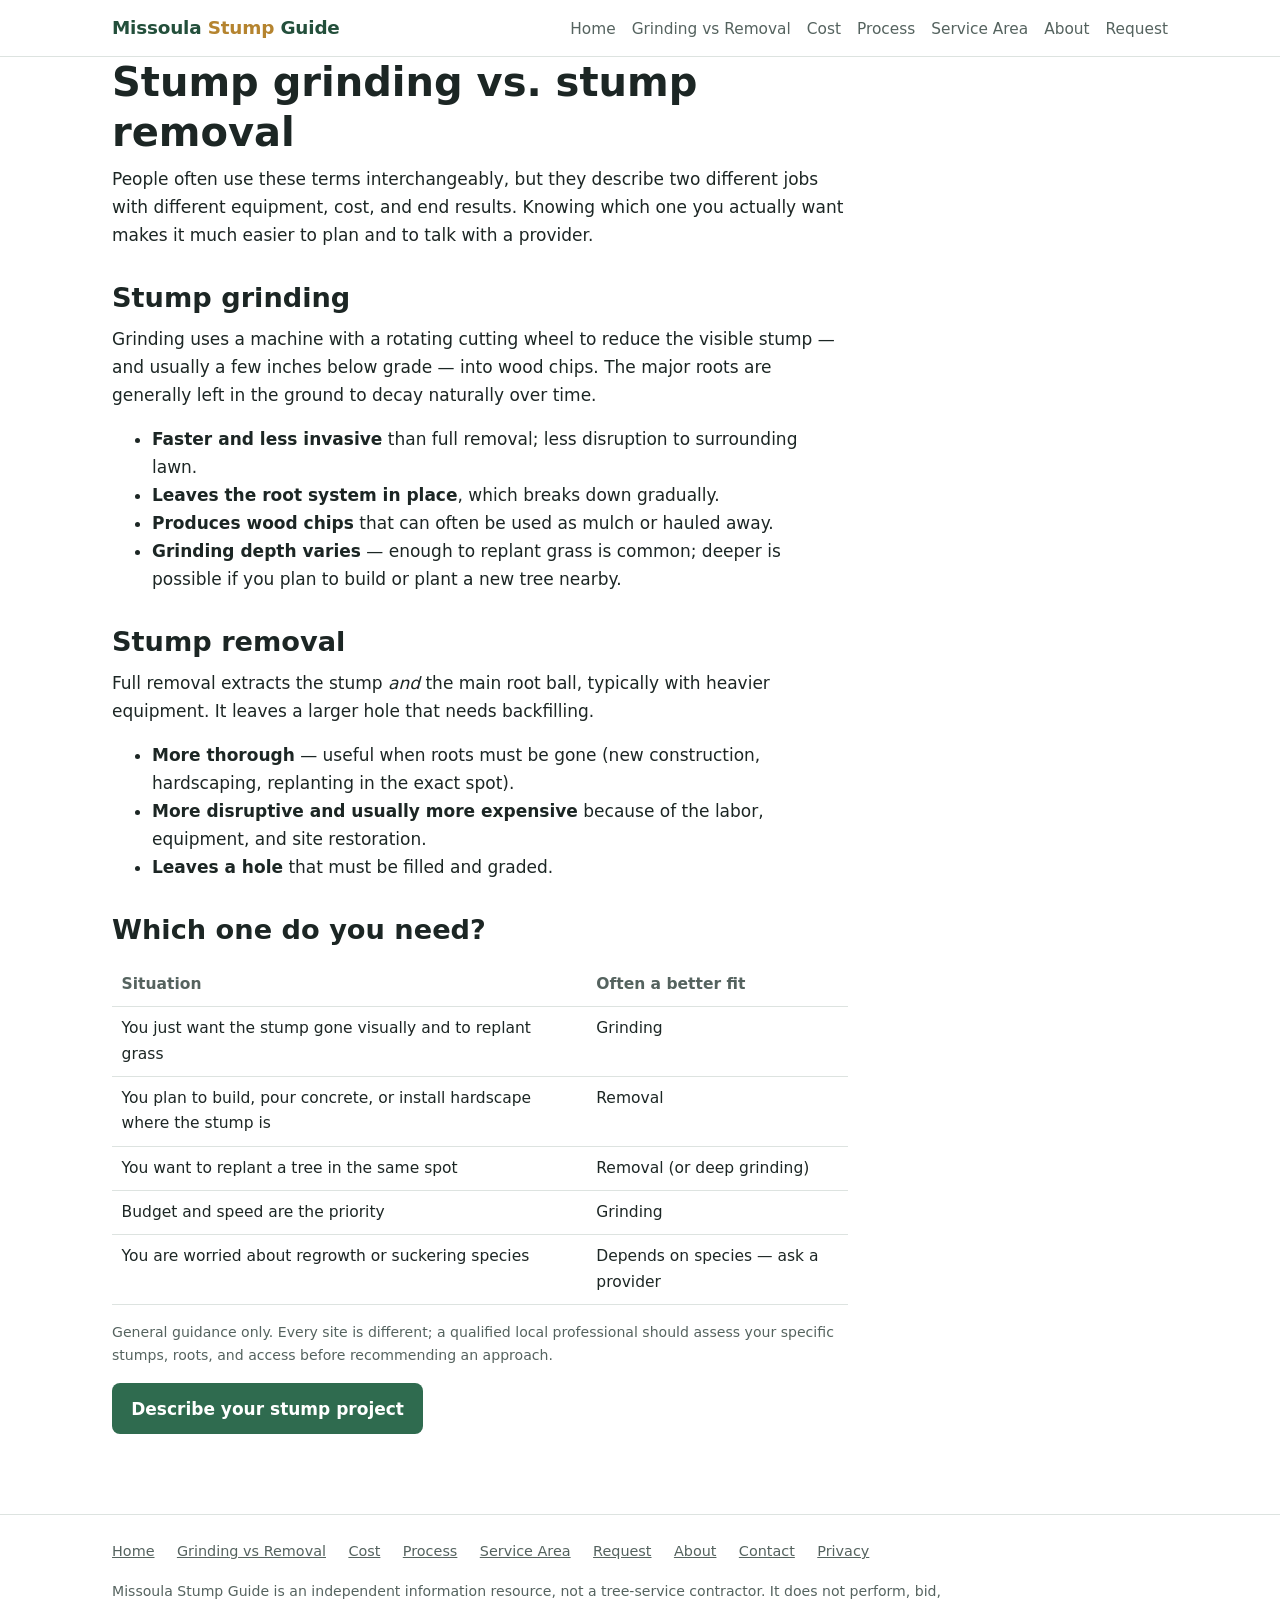
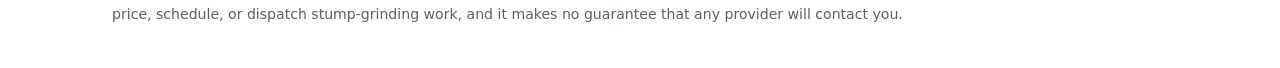
<file: stump-grinding-vs-stump-removal.html>
<!DOCTYPE html>
<html lang="en">
<head>
<meta charset="utf-8">
<meta name="viewport" content="width=device-width, initial-scale=1">
<title>Stump Grinding vs. Stump Removal — What's the Difference? | Missoula Stump Guide</title>
<meta name="description" content="Stump grinding and full stump removal are different jobs. Compare cost, disruption, root handling, and results to decide which fits your Missoula-area property.">
<link rel="canonical" href="https://missoulastumpgrinding.com/stump-grinding-vs-stump-removal.html">
<meta property="og:title" content="Stump Grinding vs. Stump Removal">
<meta property="og:description" content="Compare stump grinding and full stump removal: cost, disruption, roots, and results.">
<meta property="og:type" content="article">
<meta property="og:url" content="https://missoulastumpgrinding.com/stump-grinding-vs-stump-removal.html">
<meta name="robots" content="index, follow">
<link rel="stylesheet" href="./assets/styles.css">
</head>
<body>
<a class="skip-link" href="#main">Skip to main content</a>
<header class="site">
  <div class="wrap">
    <a class="brand" href="./index.html">Missoula <span>Stump</span> Guide</a>
    <nav class="primary" aria-label="Primary">
      <ul>
        <li><a href="./index.html">Home</a></li>
        <li><a href="./stump-grinding-vs-stump-removal.html">Grinding vs Removal</a></li>
        <li><a href="./stump-grinding-cost.html">Cost</a></li>
        <li><a href="./what-to-expect.html">Process</a></li>
        <li><a href="./missoula-service-area.html">Service Area</a></li>
        <li><a href="./about.html">About</a></li>
        <li><a href="./request.html">Request</a></li>
      </ul>
    </nav>
  </div>
</header>

<main id="main">
  <div class="wrap">
    <section>
      <h1>Stump grinding vs. stump removal</h1>
      <p class="lead">People often use these terms interchangeably, but they describe two different jobs
      with different equipment, cost, and end results. Knowing which one you actually want makes it much
      easier to plan and to talk with a provider.</p>
    </section>

    <section>
      <h2>Stump grinding</h2>
      <p>Grinding uses a machine with a rotating cutting wheel to reduce the visible stump — and usually
      a few inches below grade — into wood chips. The major roots are generally left in the ground to
      decay naturally over time.</p>
      <ul>
        <li><strong>Faster and less invasive</strong> than full removal; less disruption to surrounding lawn.</li>
        <li><strong>Leaves the root system in place</strong>, which breaks down gradually.</li>
        <li><strong>Produces wood chips</strong> that can often be used as mulch or hauled away.</li>
        <li><strong>Grinding depth varies</strong> — enough to replant grass is common; deeper is possible if you plan to build or plant a new tree nearby.</li>
      </ul>
    </section>

    <section>
      <h2>Stump removal</h2>
      <p>Full removal extracts the stump <em>and</em> the main root ball, typically with heavier
      equipment. It leaves a larger hole that needs backfilling.</p>
      <ul>
        <li><strong>More thorough</strong> — useful when roots must be gone (new construction, hardscaping, replanting in the exact spot).</li>
        <li><strong>More disruptive and usually more expensive</strong> because of the labor, equipment, and site restoration.</li>
        <li><strong>Leaves a hole</strong> that must be filled and graded.</li>
      </ul>
    </section>

    <section>
      <h2>Which one do you need?</h2>
      <table>
        <thead><tr><th>Situation</th><th>Often a better fit</th></tr></thead>
        <tbody>
          <tr><td>You just want the stump gone visually and to replant grass</td><td>Grinding</td></tr>
          <tr><td>You plan to build, pour concrete, or install hardscape where the stump is</td><td>Removal</td></tr>
          <tr><td>You want to replant a tree in the same spot</td><td>Removal (or deep grinding)</td></tr>
          <tr><td>Budget and speed are the priority</td><td>Grinding</td></tr>
          <tr><td>You are worried about regrowth or suckering species</td><td>Depends on species &mdash; ask a provider</td></tr>
        </tbody>
      </table>
      <p class="small">General guidance only. Every site is different; a qualified local professional
      should assess your specific stumps, roots, and access before recommending an approach.</p>
    </section>

    <section>
      <p><a class="cta" href="./request.html">Describe your stump project</a></p>
    </section>
  </div>
</main>

<footer class="site">
  <div class="wrap">
    <a href="./index.html">Home</a>
    <a href="./stump-grinding-vs-stump-removal.html">Grinding vs Removal</a>
    <a href="./stump-grinding-cost.html">Cost</a>
    <a href="./what-to-expect.html">Process</a>
    <a href="./missoula-service-area.html">Service Area</a>
    <a href="./request.html">Request</a>
    <a href="./about.html">About</a>
    <a href="./contact.html">Contact</a>
    <a href="./privacy.html">Privacy</a>
    <p class="disclaim small">Missoula Stump Guide is an independent information resource, not a
      tree-service contractor. It does not perform, bid, price, schedule, or dispatch stump-grinding work,
      and it makes no guarantee that any provider will contact you.</p>
  </div>
</footer>
</body>
</html>
</file>
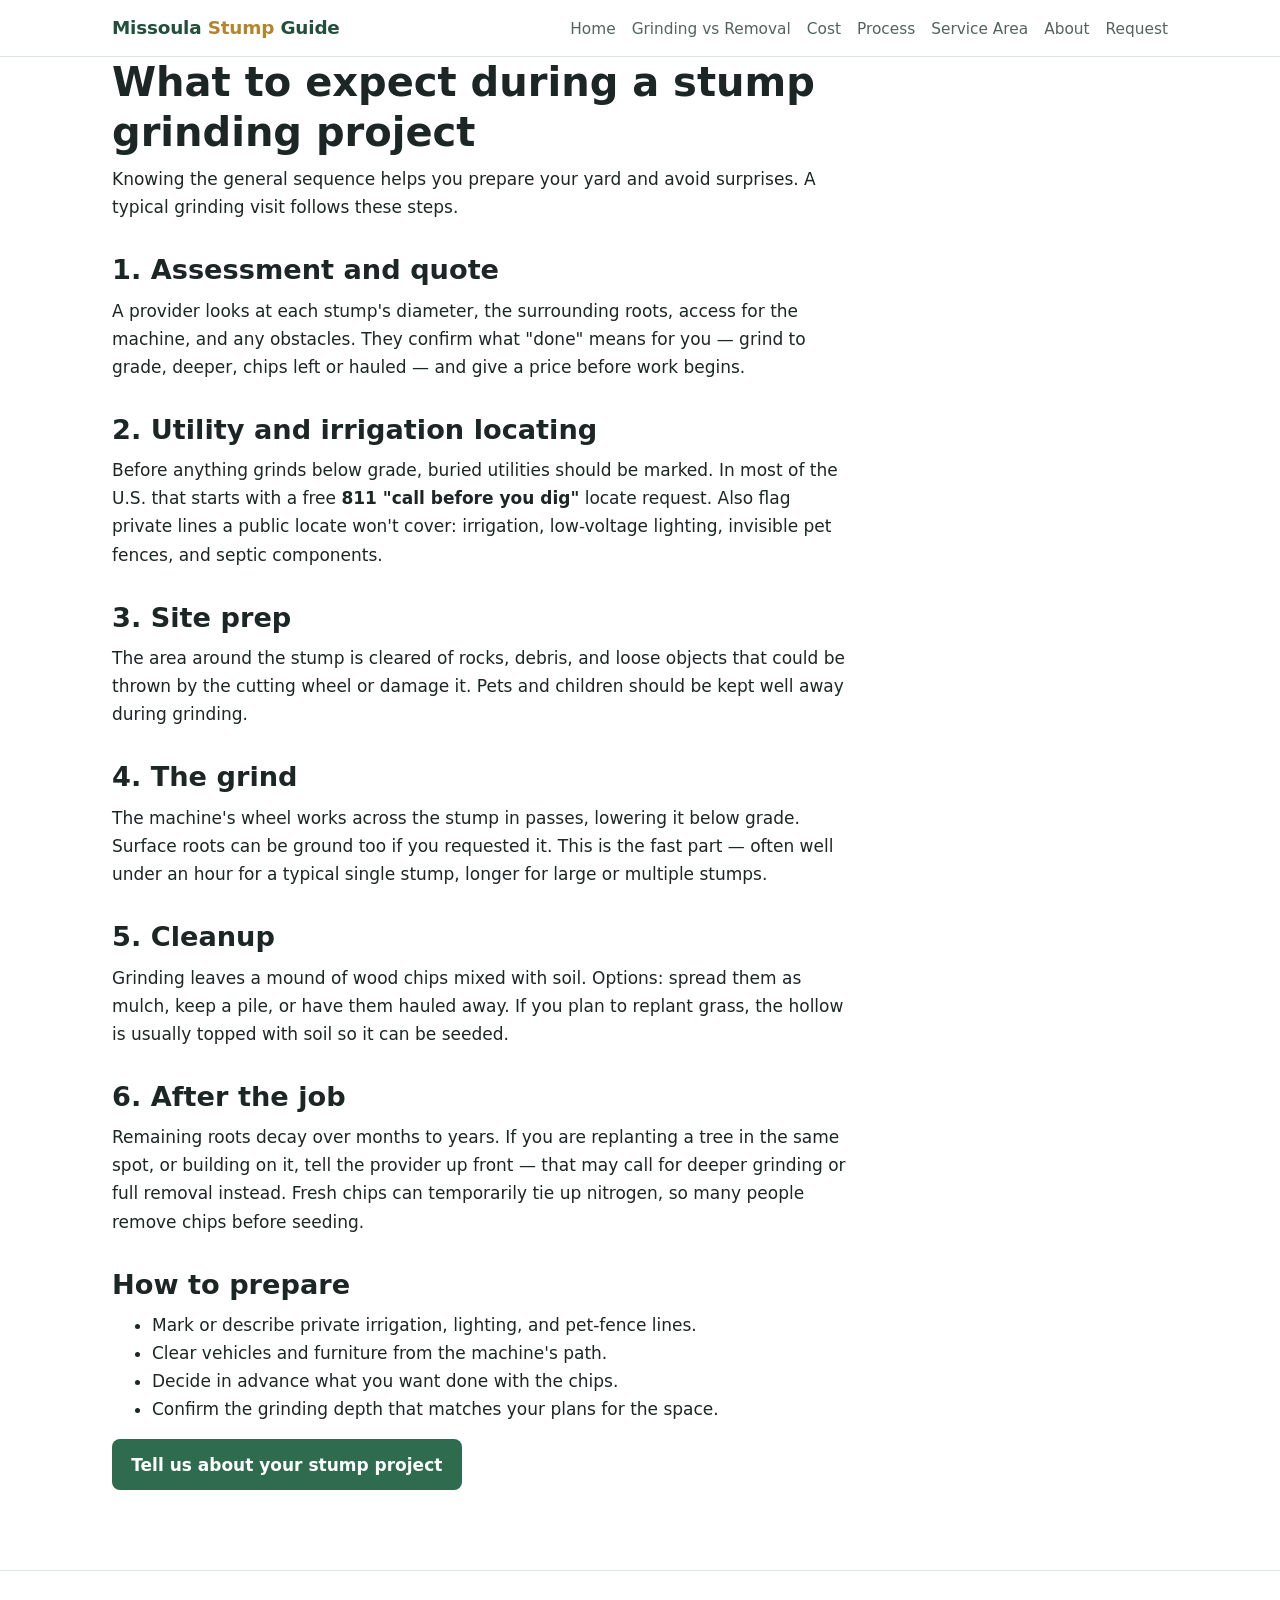
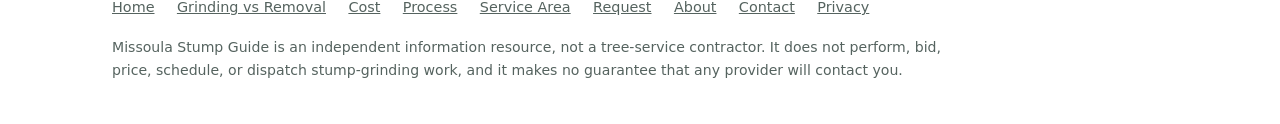
<file: what-to-expect.html>
<!DOCTYPE html>
<html lang="en">
<head>
<meta charset="utf-8">
<meta name="viewport" content="width=device-width, initial-scale=1">
<title>What to Expect During Stump Grinding — Step by Step | Missoula Stump Guide</title>
<meta name="description" content="A plain walkthrough of a typical stump grinding project: assessment, utility locating, the grind itself, cleanup, and what to do with the space afterward.">
<link rel="canonical" href="https://missoulastumpgrinding.com/what-to-expect.html">
<meta property="og:title" content="What to Expect During Stump Grinding">
<meta property="og:description" content="A step-by-step walkthrough of a typical stump grinding project.">
<meta property="og:type" content="article">
<meta property="og:url" content="https://missoulastumpgrinding.com/what-to-expect.html">
<meta name="robots" content="index, follow">
<link rel="stylesheet" href="./assets/styles.css">
</head>
<body>
<a class="skip-link" href="#main">Skip to main content</a>
<header class="site">
  <div class="wrap">
    <a class="brand" href="./index.html">Missoula <span>Stump</span> Guide</a>
    <nav class="primary" aria-label="Primary">
      <ul>
        <li><a href="./index.html">Home</a></li>
        <li><a href="./stump-grinding-vs-stump-removal.html">Grinding vs Removal</a></li>
        <li><a href="./stump-grinding-cost.html">Cost</a></li>
        <li><a href="./what-to-expect.html">Process</a></li>
        <li><a href="./missoula-service-area.html">Service Area</a></li>
        <li><a href="./about.html">About</a></li>
        <li><a href="./request.html">Request</a></li>
      </ul>
    </nav>
  </div>
</header>

<main id="main">
  <div class="wrap">
    <section>
      <h1>What to expect during a stump grinding project</h1>
      <p class="lead">Knowing the general sequence helps you prepare your yard and avoid surprises. A
      typical grinding visit follows these steps.</p>
    </section>

    <section>
      <h2>1. Assessment and quote</h2>
      <p>A provider looks at each stump's diameter, the surrounding roots, access for the machine, and any
      obstacles. They confirm what "done" means for you — grind to grade, deeper, chips left or hauled —
      and give a price before work begins.</p>

      <h2>2. Utility and irrigation locating</h2>
      <p>Before anything grinds below grade, buried utilities should be marked. In most of the U.S. that
      starts with a free <strong>811 "call before you dig"</strong> locate request. Also flag private
      lines a public locate won't cover: irrigation, low-voltage lighting, invisible pet fences, and
      septic components.</p>

      <h2>3. Site prep</h2>
      <p>The area around the stump is cleared of rocks, debris, and loose objects that could be thrown by
      the cutting wheel or damage it. Pets and children should be kept well away during grinding.</p>

      <h2>4. The grind</h2>
      <p>The machine's wheel works across the stump in passes, lowering it below grade. Surface roots can
      be ground too if you requested it. This is the fast part — often well under an hour for a typical
      single stump, longer for large or multiple stumps.</p>

      <h2>5. Cleanup</h2>
      <p>Grinding leaves a mound of wood chips mixed with soil. Options: spread them as mulch, keep a pile,
      or have them hauled away. If you plan to replant grass, the hollow is usually topped with soil so it
      can be seeded.</p>

      <h2>6. After the job</h2>
      <p>Remaining roots decay over months to years. If you are replanting a tree in the same spot, or
      building on it, tell the provider up front — that may call for deeper grinding or full removal
      instead. Fresh chips can temporarily tie up nitrogen, so many people remove chips before seeding.</p>
    </section>

    <section>
      <h2>How to prepare</h2>
      <ul>
        <li>Mark or describe private irrigation, lighting, and pet-fence lines.</li>
        <li>Clear vehicles and furniture from the machine's path.</li>
        <li>Decide in advance what you want done with the chips.</li>
        <li>Confirm the grinding depth that matches your plans for the space.</li>
      </ul>
      <p><a class="cta" href="./request.html">Tell us about your stump project</a></p>
    </section>
  </div>
</main>

<footer class="site">
  <div class="wrap">
    <a href="./index.html">Home</a>
    <a href="./stump-grinding-vs-stump-removal.html">Grinding vs Removal</a>
    <a href="./stump-grinding-cost.html">Cost</a>
    <a href="./what-to-expect.html">Process</a>
    <a href="./missoula-service-area.html">Service Area</a>
    <a href="./request.html">Request</a>
    <a href="./about.html">About</a>
    <a href="./contact.html">Contact</a>
    <a href="./privacy.html">Privacy</a>
    <p class="disclaim small">Missoula Stump Guide is an independent information resource, not a
      tree-service contractor. It does not perform, bid, price, schedule, or dispatch stump-grinding work,
      and it makes no guarantee that any provider will contact you.</p>
  </div>
</footer>
</body>
</html>
</file>
<file: assets/styles.css>
/* Missoula Stump Guide — shared styles. Mobile-first, fast, no external assets. */
:root {
  --bg: #ffffff;
  --fg: #1c2624;
  --muted: #55635f;
  --brand: #2f6b4f;
  --brand-dark: #234f3b;
  --accent: #b5842f;
  --line: #dde3e0;
  --card: #f4f7f5;
  --focus: #1a73e8;
  --maxw: 68rem;
}
@media (prefers-color-scheme: dark) {
  :root:not([data-theme="light"]) {
    --bg: #101512;
    --fg: #e7ede9;
    --muted: #9fb0a9;
    --brand: #6fbf95;
    --brand-dark: #4f9e77;
    --accent: #d8ad5e;
    --line: #263230;
    --card: #17201d;
    --focus: #7db1ff;
  }
}
* { box-sizing: border-box; }
html { -webkit-text-size-adjust: 100%; }
body {
  margin: 0;
  background: var(--bg);
  color: var(--fg);
  font: 17px/1.65 system-ui, -apple-system, "Segoe UI", Roboto, Helvetica, Arial, sans-serif;
}
h1, h2, h3 { line-height: 1.25; color: var(--fg); }
h1 { font-size: clamp(1.7rem, 4.5vw, 2.5rem); margin: 0 0 .5rem; }
h2 { font-size: clamp(1.3rem, 3.2vw, 1.7rem); margin: 2rem 0 .6rem; }
h3 { font-size: 1.15rem; margin: 1.4rem 0 .4rem; }
p, ul, ol { margin: 0 0 1rem; }
a { color: var(--brand-dark); }
@media (prefers-color-scheme: dark) { :root:not([data-theme="light"]) a { color: var(--brand); } }
a:focus-visible, button:focus-visible, input:focus-visible, select:focus-visible, textarea:focus-visible {
  outline: 3px solid var(--focus); outline-offset: 2px;
}
img { max-width: 100%; height: auto; }

.skip-link {
  position: absolute; left: -999px; top: 0; background: var(--brand-dark); color: #fff;
  padding: .6rem 1rem; z-index: 10; border-radius: 0 0 .4rem 0;
}
.skip-link:focus { left: 0; }

.wrap { max-width: var(--maxw); margin: 0 auto; padding: 0 16px; }

header.site {
  border-bottom: 1px solid var(--line);
  background: var(--bg);
}
header.site .wrap { display: flex; flex-wrap: wrap; align-items: center; gap: .5rem 1.2rem; padding-top: .8rem; padding-bottom: .8rem; }
.brand { font-weight: 700; font-size: 1.15rem; color: var(--brand-dark); text-decoration: none; letter-spacing: -.01em; }
@media (prefers-color-scheme: dark) { :root:not([data-theme="light"]) .brand { color: var(--brand); } }
.brand span { color: var(--accent); }
nav.primary { margin-left: auto; }
nav.primary ul { list-style: none; display: flex; flex-wrap: wrap; gap: .3rem 1rem; margin: 0; padding: 0; }
nav.primary a { text-decoration: none; color: var(--muted); font-size: .96rem; padding: .2rem 0; }
nav.primary a:hover, nav.primary a[aria-current="page"] { color: var(--brand-dark); }
@media (prefers-color-scheme: dark) { :root:not([data-theme="light"]) nav.primary a:hover, :root:not([data-theme="light"]) nav.primary a[aria-current="page"] { color: var(--brand); } }

.notice {
  background: #fff8e8; border: 1px solid var(--accent); color: #4a3a13;
  padding: .9rem 1rem; border-radius: .5rem; margin: 1.2rem 0; font-size: .98rem;
}
@media (prefers-color-scheme: dark) { :root:not([data-theme="light"]) .notice { background: #241d10; color: #ecd9ab; } }
.notice strong { color: inherit; }

.hero { padding: 2.2rem 0 1rem; }
.hero p.lead { font-size: 1.15rem; color: var(--muted); max-width: 46rem; }

main { padding-bottom: 2rem; }
main .wrap > section { max-width: 46rem; }

.cta {
  display: inline-block; background: var(--brand); color: #fff; text-decoration: none;
  padding: .7rem 1.2rem; border-radius: .5rem; font-weight: 600; border: 0; cursor: pointer;
}
.cta:hover { background: var(--brand-dark); }
.cta.secondary { background: transparent; color: var(--brand-dark); border: 2px solid var(--brand); padding: .55rem 1.05rem; }
@media (prefers-color-scheme: dark) { :root:not([data-theme="light"]) .cta.secondary { color: var(--brand); } }

.cards { display: grid; grid-template-columns: 1fr; gap: 1rem; margin: 1.4rem 0; }
@media (min-width: 40rem) { .cards { grid-template-columns: 1fr 1fr; } }
.card { background: var(--card); border: 1px solid var(--line); border-radius: .6rem; padding: 1rem 1.1rem; }
.card h3 { margin-top: 0; }
.card a { font-weight: 600; }

table { border-collapse: collapse; width: 100%; margin: 1rem 0; font-size: .97rem; }
th, td { text-align: left; padding: .55rem .6rem; border-bottom: 1px solid var(--line); vertical-align: top; }
th { color: var(--muted); font-weight: 600; }

form .field { margin: 0 0 1rem; }
label { display: block; font-weight: 600; margin-bottom: .3rem; }
label .opt { font-weight: 400; color: var(--muted); }
input, select, textarea {
  width: 100%; padding: .6rem .7rem; font: inherit; color: var(--fg);
  background: var(--bg); border: 1px solid var(--line); border-radius: .45rem;
}
textarea { min-height: 7rem; resize: vertical; }
.form-status { margin: 1rem 0; padding: .8rem 1rem; border-radius: .5rem; display: none; }
.form-status.show { display: block; }
.form-status.info { background: var(--card); border: 1px solid var(--line); }
.form-status.ok { background: #e6f4ec; border: 1px solid var(--brand); }
.form-status.err { background: #fdeceb; border: 1px solid #c0392b; color: #7a241c; }
@media (prefers-color-scheme: dark) {
  :root:not([data-theme="light"]) .form-status.ok { background: #14251c; }
  :root:not([data-theme="light"]) .form-status.err { background: #2a1614; color: #f3b3ab; }
}

footer.site { border-top: 1px solid var(--line); margin-top: 2rem; padding: 1.6rem 0; color: var(--muted); font-size: .9rem; }
footer.site .wrap { display: flex; flex-wrap: wrap; gap: .4rem 1.4rem; }
footer.site a { color: var(--muted); }
footer.site .disclaim { flex-basis: 100%; margin-top: .6rem; max-width: 52rem; }
.small { font-size: .88rem; color: var(--muted); }
.visually-hidden { position: absolute; width: 1px; height: 1px; overflow: hidden; clip: rect(0 0 0 0); }
</file>
